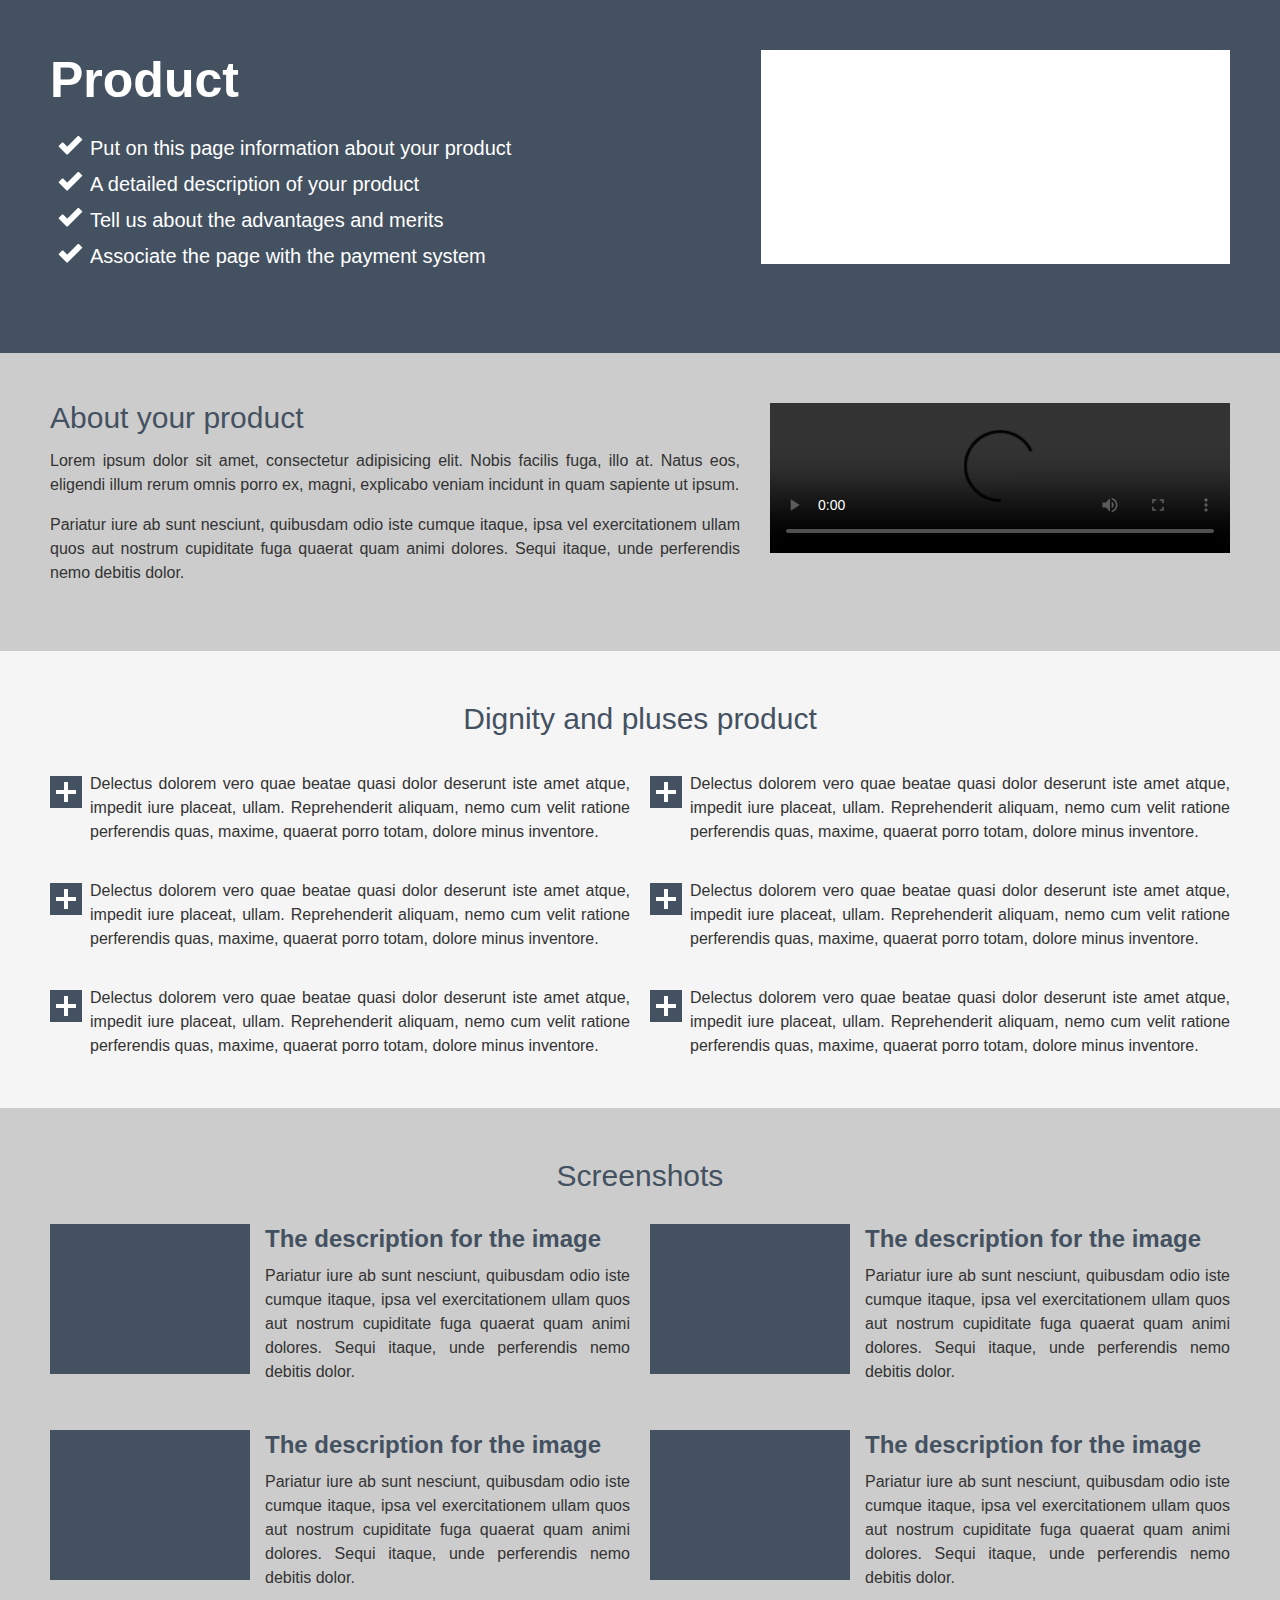
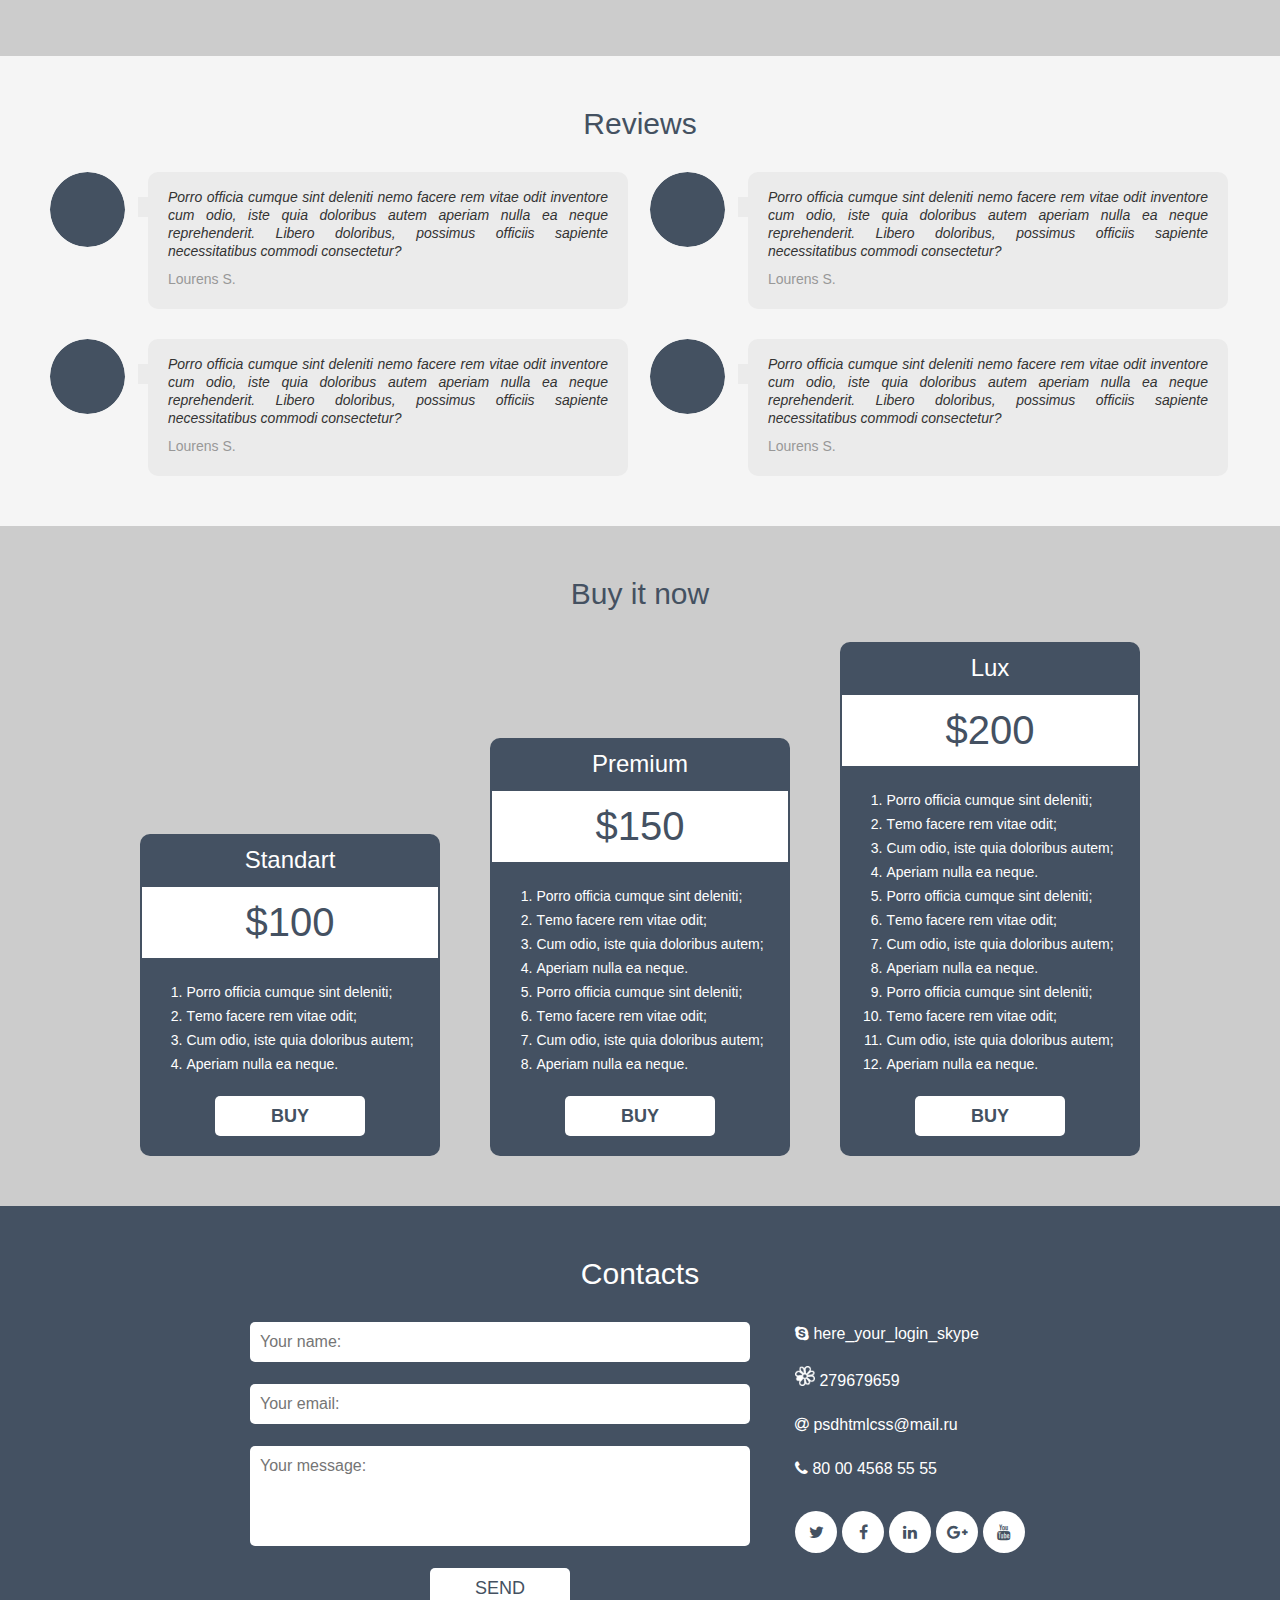
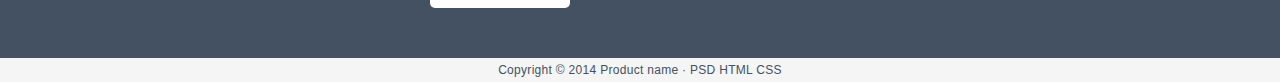
<file: Maket - 1/index.html>
<!DOCTYPE html>
<html lang="en">

<head>
    <meta charset="UTF-8">
    <meta name="viewport" content="width=device-width, initial-scale=1.0">
    <title>Product Page</title>
    <link rel="stylesheet" href="css/style.css">
    <link rel="stylesheet" href="https://maxcdn.bootstrapcdn.com/font-awesome/4.5.0/css/font-awesome.min.css">
</head>

<body>
    <div class="container">
        <main>
            <section class="product">
                <div class="wrapper_product-descript">
                    <h1 class="product-name">Product</h1>
                    <ul class="product-list">
                        <li>Put on this page information about your product</li>
                        <li>A detailed description of your product</li>
                        <li>Tell us about the advantages and merits</li>
                        <li>Associate the page with the payment system</li>
                    </ul>
                </div>
                <div class="head-img"></div>
            </section>

            <section class="about">
                <div class="wrapper_about-descript">
                    <h2 class="about-name">About your product</h2>
                    <p class="about-descript">Lorem ipsum dolor sit amet, consectetur adipisicing elit. Nobis facilis fuga, illo at. Natus eos, eligendi illum rerum omnis porro ex, magni, explicabo veniam incidunt in quam sapiente ut ipsum.</p>
                    <p class="about-descript">Pariatur iure ab sunt nesciunt, quibusdam odio iste cumque itaque, ipsa vel exercitationem ullam quos aut nostrum cupiditate fuga quaerat quam animi dolores. Sequi itaque, unde perferendis nemo debitis dolor.</p>
                </div>
                <video class="about-video" src="#" controls></video>
            </section>

            <section class="dignity">
                <h2 class="dignity-name">Dignity and pluses product</h2>
                <div class="wrapper_dignity-item">
                    <div class="dignity-item">Delectus dolorem vero quae beatae quasi dolor deserunt iste amet atque, impedit iure placeat, ullam. Reprehenderit aliquam, nemo cum velit ratione perferendis quas, maxime, quaerat porro totam, dolore minus inventore.
                    </div>
                    <div class="dignity-item">Delectus dolorem vero quae beatae quasi dolor deserunt iste amet atque, impedit iure placeat, ullam. Reprehenderit aliquam, nemo cum velit ratione perferendis quas, maxime, quaerat porro totam, dolore minus inventore.
                    </div>
                    <div class="dignity-item">Delectus dolorem vero quae beatae quasi dolor deserunt iste amet atque, impedit iure placeat, ullam. Reprehenderit aliquam, nemo cum velit ratione perferendis quas, maxime, quaerat porro totam, dolore minus inventore.
                    </div>
                    <div class="dignity-item">Delectus dolorem vero quae beatae quasi dolor deserunt iste amet atque, impedit iure placeat, ullam. Reprehenderit aliquam, nemo cum velit ratione perferendis quas, maxime, quaerat porro totam, dolore minus inventore.
                    </div>
                    <div class="dignity-item">Delectus dolorem vero quae beatae quasi dolor deserunt iste amet atque, impedit iure placeat, ullam. Reprehenderit aliquam, nemo cum velit ratione perferendis quas, maxime, quaerat porro totam, dolore minus inventore.
                    </div>
                    <div class="dignity-item">Delectus dolorem vero quae beatae quasi dolor deserunt iste amet atque, impedit iure placeat, ullam. Reprehenderit aliquam, nemo cum velit ratione perferendis quas, maxime, quaerat porro totam, dolore minus inventore.
                    </div>
                </div>
            </section>

            <section class="screenshots">
                <h2 class="screenshots-name">Screenshots</h2>
                <div class="wrapper_screenshots-item">
                    <div class="screenshots-item">
                        <img class="screenshots-item_img" src="img/screenshot.png" alt="">
                        <h3 class="screenshots-item_head">The description for the image</h3>
                        <p class="screenshots-item_decsript">Pariatur iure ab sunt nesciunt, quibusdam odio iste cumque itaque, ipsa vel exercitationem ullam quos aut nostrum cupiditate fuga quaerat quam animi dolores. Sequi itaque, unde perferendis nemo debitis dolor.</p>
                    </div>
                    <div class="screenshots-item">
                        <img class="screenshots-item_img" src="img/screenshot.png" alt="">
                        <h3 class="screenshots-item_head">The description for the image</h3>
                        <p class="screenshots-item_decsript">Pariatur iure ab sunt nesciunt, quibusdam odio iste cumque itaque, ipsa vel exercitationem ullam quos aut nostrum cupiditate fuga quaerat quam animi dolores. Sequi itaque, unde perferendis nemo debitis dolor.</p>
                    </div>
                    <div class="screenshots-item">
                        <img class="screenshots-item_img" src="img/screenshot.png" alt="">
                        <h3 class="screenshots-item_head">The description for the image</h3>
                        <p class="screenshots-item_decsript">Pariatur iure ab sunt nesciunt, quibusdam odio iste cumque itaque, ipsa vel exercitationem ullam quos aut nostrum cupiditate fuga quaerat quam animi dolores. Sequi itaque, unde perferendis nemo debitis dolor.</p>
                    </div>
                    <div class="screenshots-item">
                        <img class="screenshots-item_img" src="img/screenshot.png" alt="">
                        <h3 class="screenshots-item_head">The description for the image</h3>
                        <p class="screenshots-item_decsript">Pariatur iure ab sunt nesciunt, quibusdam odio iste cumque itaque, ipsa vel exercitationem ullam quos aut nostrum cupiditate fuga quaerat quam animi dolores. Sequi itaque, unde perferendis nemo debitis dolor.</p>
                    </div>
                </div>
            </section>

            <section class="reviews">
                <h2 class="reviews-name">Reviews</h2>
                <div class="wrapper_reviews-item">
                    <div class="reviews-item">
                        <div class="reviews-item_img"></div>
                        <div class="reviews-item_descript">
                            <p class="reviews-item_text">Porro officia cumque sint deleniti nemo facere rem vitae odit inventore cum odio, iste quia doloribus autem aperiam nulla ea neque reprehenderit. Libero doloribus, possimus officiis sapiente necessitatibus commodi consectetur?</p>
                            <span class="reviews-item_author">Lourens S.</span>
                        </div>
                    </div>
                    <div class="reviews-item">
                        <div class="reviews-item_img"></div>
                        <div class="reviews-item_descript">
                            <p class="reviews-item_text">Porro officia cumque sint deleniti nemo facere rem vitae odit inventore cum odio, iste quia doloribus autem aperiam nulla ea neque reprehenderit. Libero doloribus, possimus officiis sapiente necessitatibus commodi consectetur?</p>
                            <span class="reviews-item_author">Lourens S.</span>
                        </div>
                    </div>
                    <div class="reviews-item">
                        <div class="reviews-item_img"></div>
                        <div class="reviews-item_descript">
                            <p class="reviews-item_text">Porro officia cumque sint deleniti nemo facere rem vitae odit inventore cum odio, iste quia doloribus autem aperiam nulla ea neque reprehenderit. Libero doloribus, possimus officiis sapiente necessitatibus commodi consectetur?</p>
                            <span class="reviews-item_author">Lourens S.</span>
                        </div>
                    </div>
                    <div class="reviews-item">
                        <div class="reviews-item_img"></div>
                        <div class="reviews-item_descript">
                            <p class="reviews-item_text">Porro officia cumque sint deleniti nemo facere rem vitae odit inventore cum odio, iste quia doloribus autem aperiam nulla ea neque reprehenderit. Libero doloribus, possimus officiis sapiente necessitatibus commodi consectetur?</p>
                            <span class="reviews-item_author">Lourens S.</span>
                        </div>
                    </div>
                </div>
            </section>

            <section class="buy">
                <h2 class="buy-name">Buy it now</h2>
                <div class="wrapper_buy-item">
                    <section class="buy-item">
                        <h3 class="buy-item_head">Standart</h3>
                        <div class="buy-item_price">$100</div>
                        <ol class="buy-item_descript">
                            <li>Porro officia cumque sint deleniti;</li>
                            <li>Тemo facere rem vitae odit;</li>
                            <li>Cum odio, iste quia doloribus autem;</li>
                            <li>Aperiam nulla ea neque.</li>
                        </ol>
                        <button class="buy-item_btn">BUY</button>
                    </section>
                    <section class="buy-item">
                        <h3 class="buy-item_head">Premium</h3>
                        <div class="buy-item_price">$150</div>
                        <ol class="buy-item_descript">
                            <li>Porro officia cumque sint deleniti;</li>
                            <li>Тemo facere rem vitae odit;</li>
                            <li>Cum odio, iste quia doloribus autem;</li>
                            <li>Aperiam nulla ea neque.</li>
                            <li>Porro officia cumque sint deleniti;</li>
                            <li>Тemo facere rem vitae odit;</li>
                            <li>Cum odio, iste quia doloribus autem;</li>
                            <li>Aperiam nulla ea neque.</li>
                        </ol>
                        <button class="buy-item_btn">BUY</button>
                    </section>
                    <section class="buy-item">
                        <h3 class="buy-item_head">Lux</h3>
                        <div class="buy-item_price">$200</div>
                        <ol class="buy-item_descript">
                            <li>Porro officia cumque sint deleniti;</li>
                            <li>Тemo facere rem vitae odit;</li>
                            <li>Cum odio, iste quia doloribus autem;</li>
                            <li>Aperiam nulla ea neque.</li>
                            <li>Porro officia cumque sint deleniti;</li>
                            <li>Тemo facere rem vitae odit;</li>
                            <li>Cum odio, iste quia doloribus autem;</li>
                            <li>Aperiam nulla ea neque.</li>
                            <li>Porro officia cumque sint deleniti;</li>
                            <li>Тemo facere rem vitae odit;</li>
                            <li>Cum odio, iste quia doloribus autem;</li>
                            <li>Aperiam nulla ea neque.</li>
                        </ol>
                        <button class="buy-item_btn">BUY</button>
                    </section>
                </div>
            </section>
        </main>
        <footer>

            <section class="contacts">
                <h2 class="contacts-name">Contacts</h2>
                <div class="wrapper_contacts">
                    <form class="contacts-form-content" name="contacts-form">
                        <input type="text" name="formGetName" placeholder="Your name:" pattern="^([A-Za-zА-Яа-я ]+)$">
                        <input type="email" name="formGetEmail" placeholder="Your email:" pattern="^([A-Za-z0-9\.-]+)(@)([A-Za-z0-9\.-]+)(\.)([A-Za-z0-9\.-]{2,})$">
                        <textarea name="formGetComment" placeholder="Your message:"></textarea>
                        <input type="submit" value="SEND">
                    </form>
                    <div class="social">
                        <address class="social_item"><i class="fa fa-skype" aria-hidden="true"></i> here_your_login_skype</address>
                        <address class="social_item"><img src="img/icq.png" style="width: 20px;" alt="icq"> 279679659</address>
                        <address class="social_item"><i class="fa fa-at" aria-hidden="true"></i> psdhtmlcss@mail.ru</address>
                        <address class="social_item"><i class="fa fa-phone" aria-hidden="true"></i> 80 00 4568 55 55</address>
                        <ul class="social_icons">
                            <li>
                                <a href="#"><i class="fa fa-twitter" aria-hidden="true"></i></a>
                            </li>
                            <li>
                                <a href="#"><i class="fa fa-facebook" aria-hidden="true"></i></a>
                            </li>
                            <li>
                                <a href="#"><i class="fa fa-linkedin" aria-hidden="true"></i></a>
                            </li>
                            <li>
                                <a href="#"><i class="fa fa-google-plus" aria-hidden="true"></i></a>
                            </li>
                            <li>
                                <a href="#"><i class="fa fa-youtube" aria-hidden="true"></i></a>
                            </li>
                        </ul>
                    </div>
                </div>
            </section>
            <p class="footer-copyright">Copyright &copy; 2014 Product name · PSD HTML CSS</p>
        </footer>
    </div>
</body>

</html>
</file>
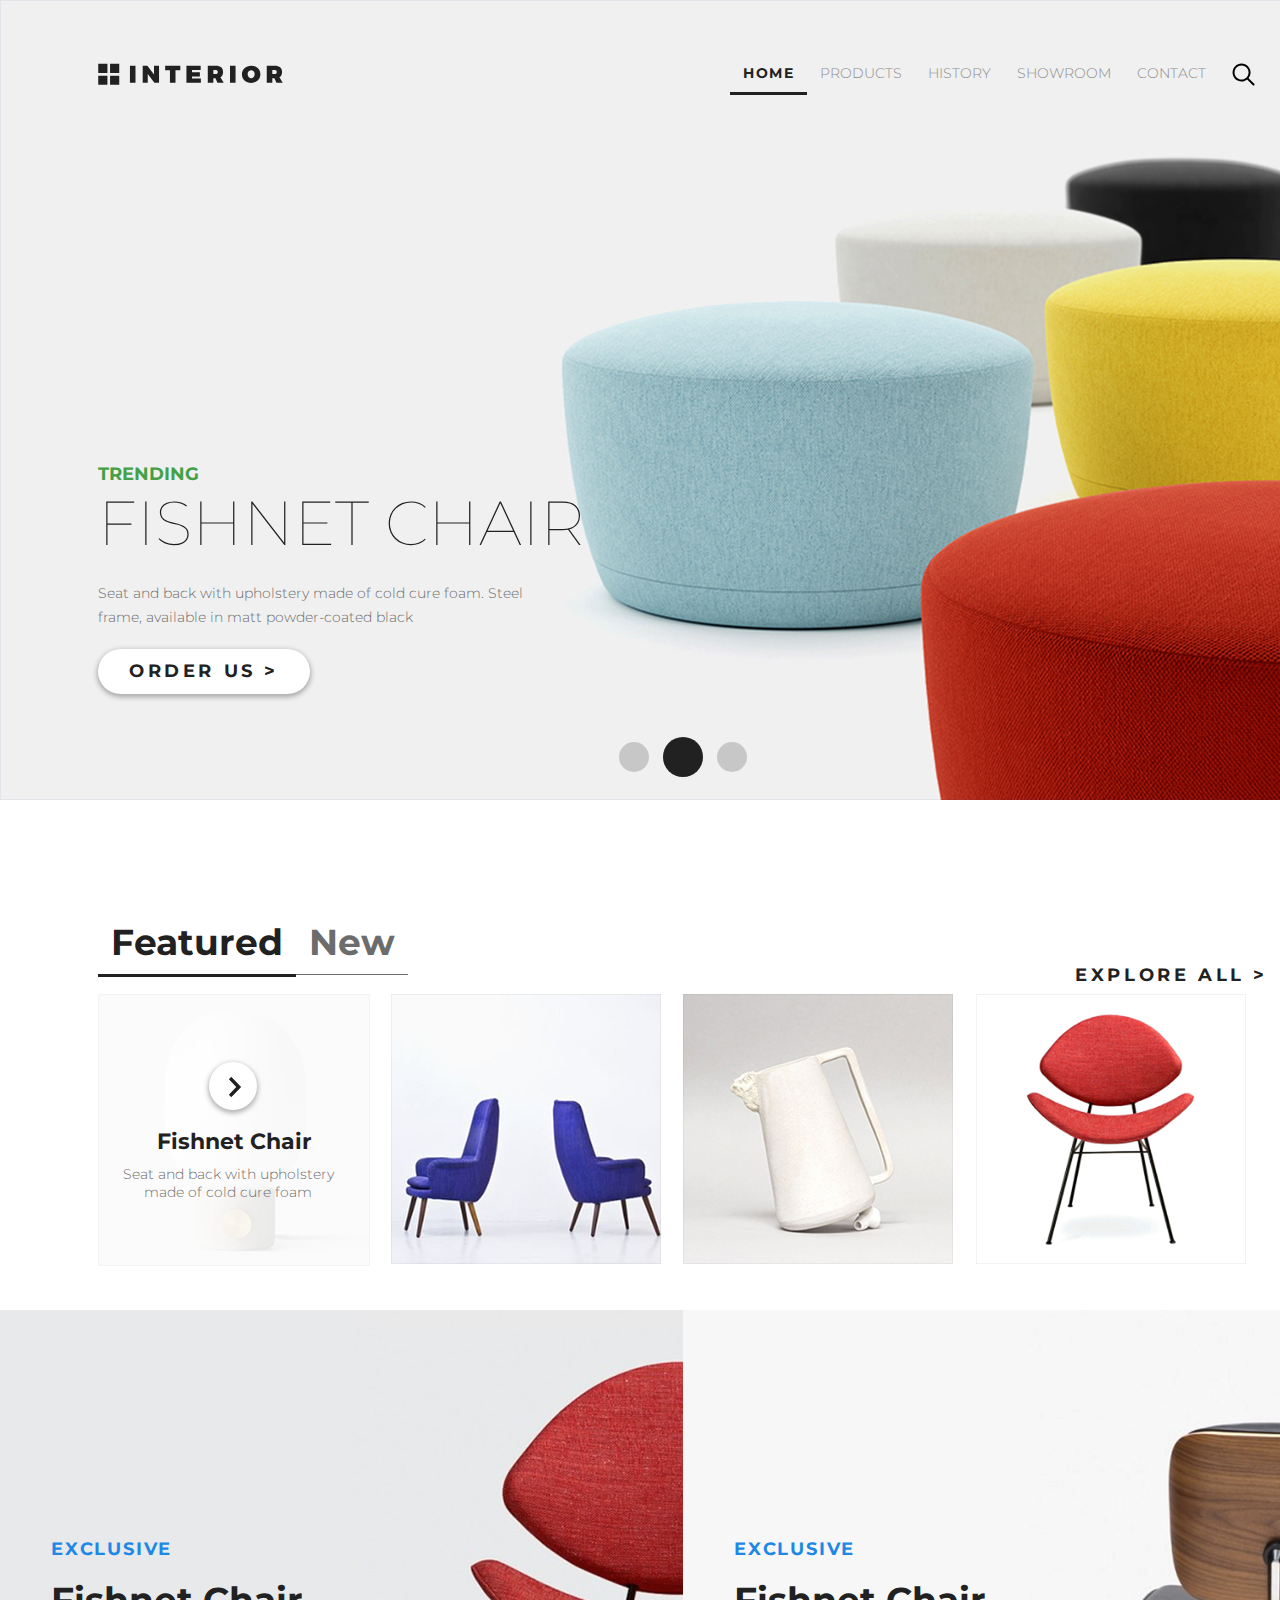
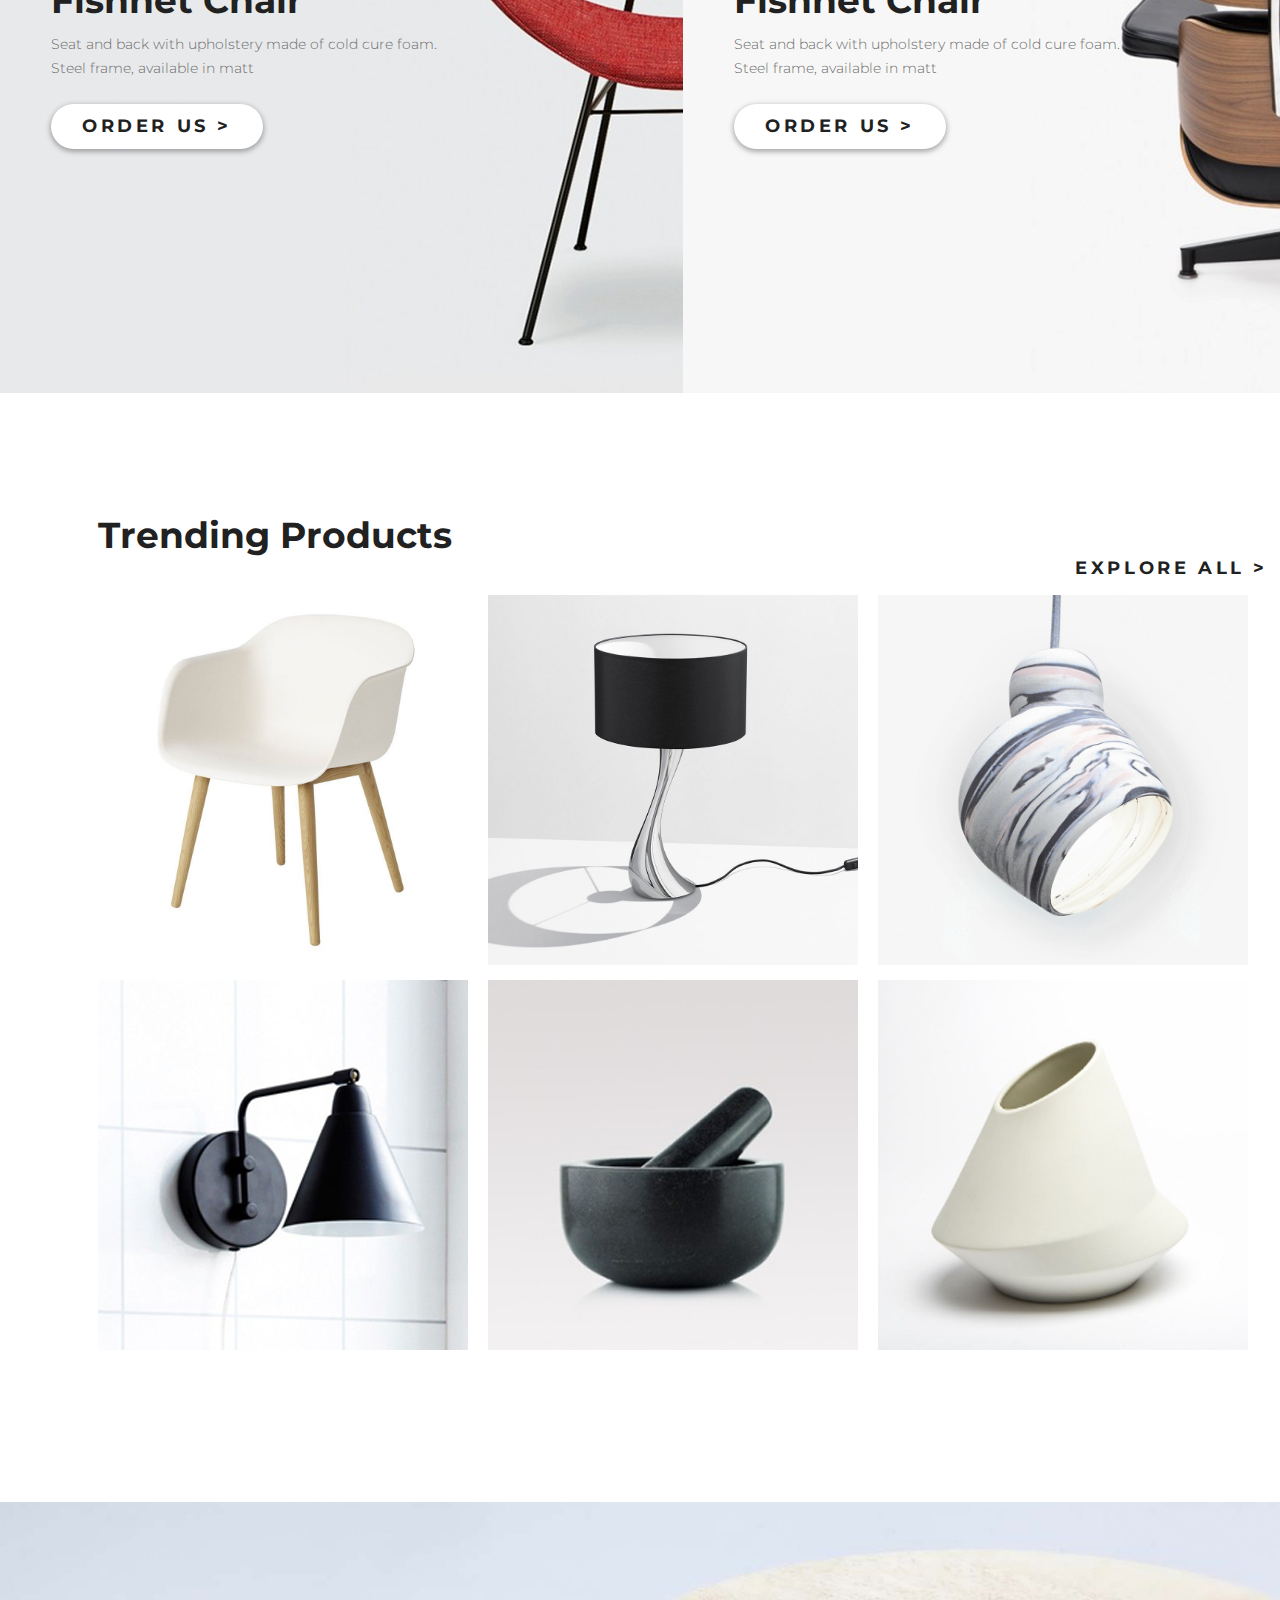
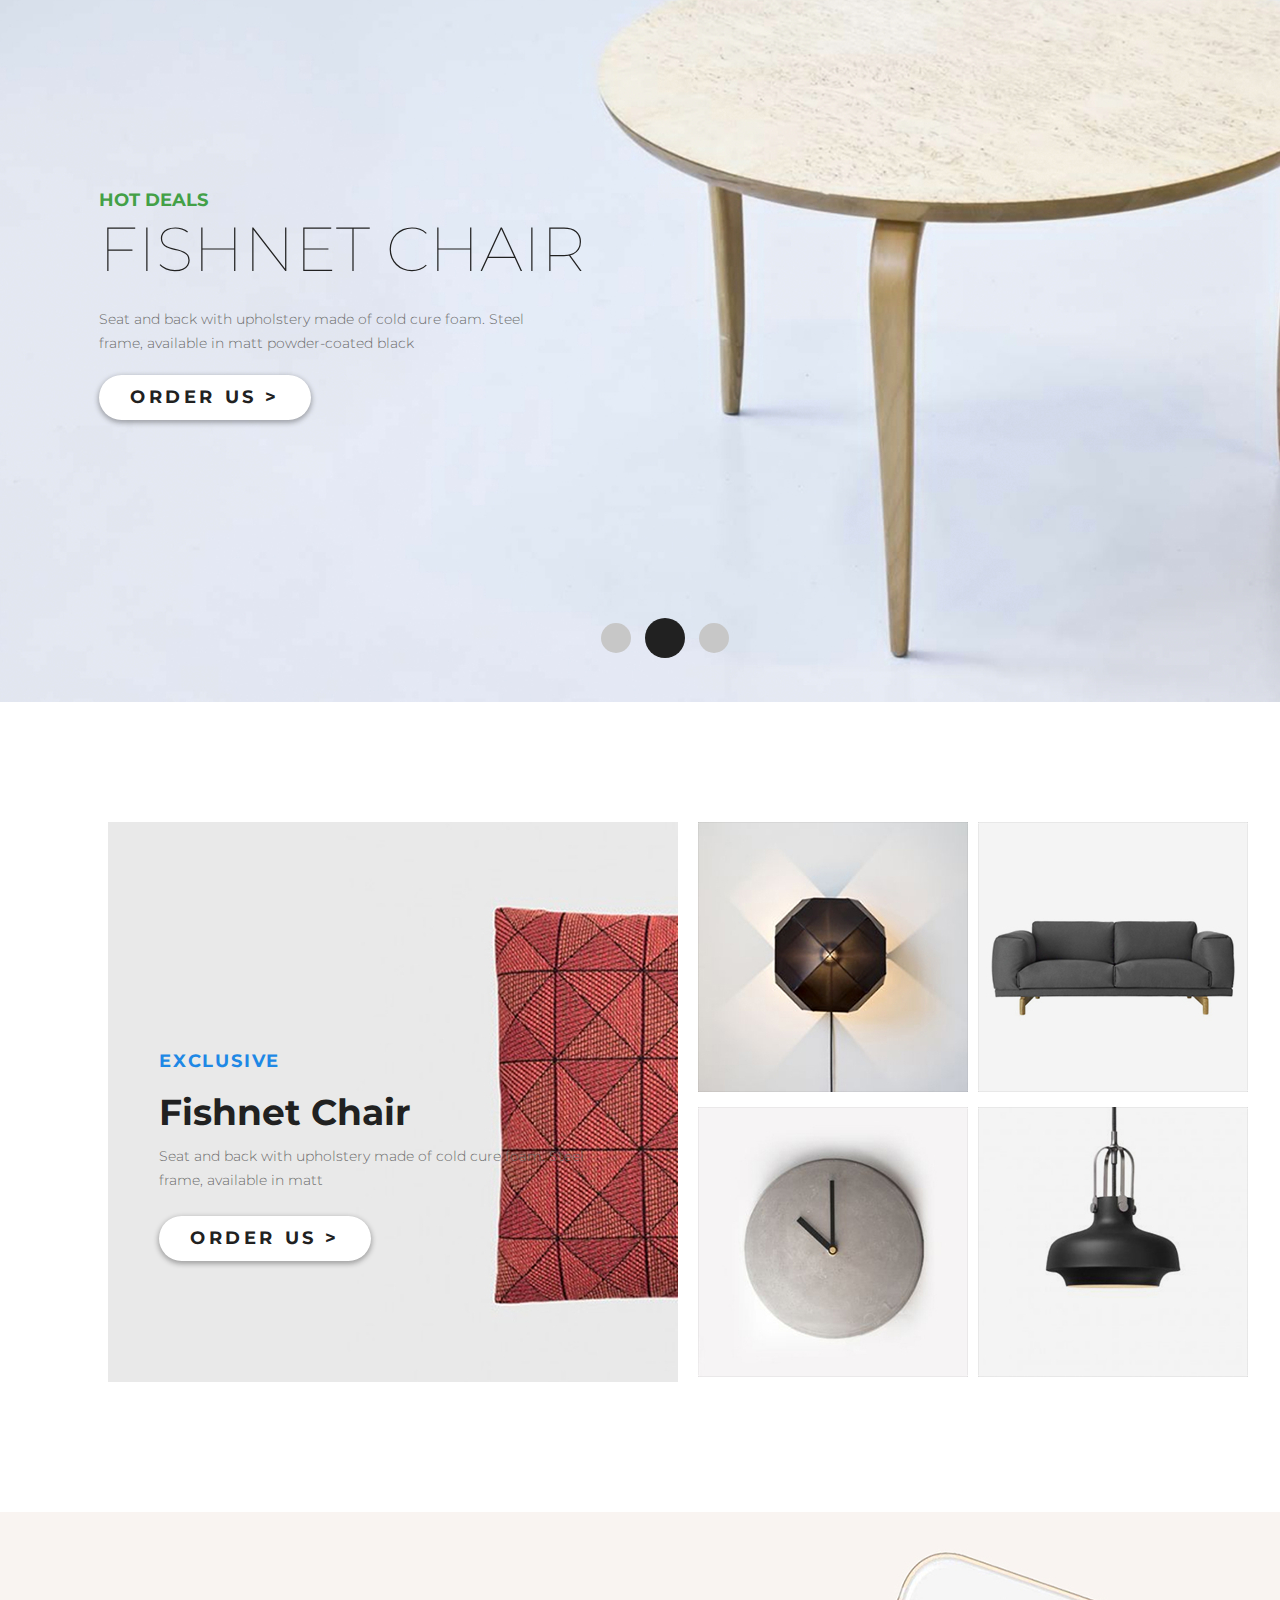
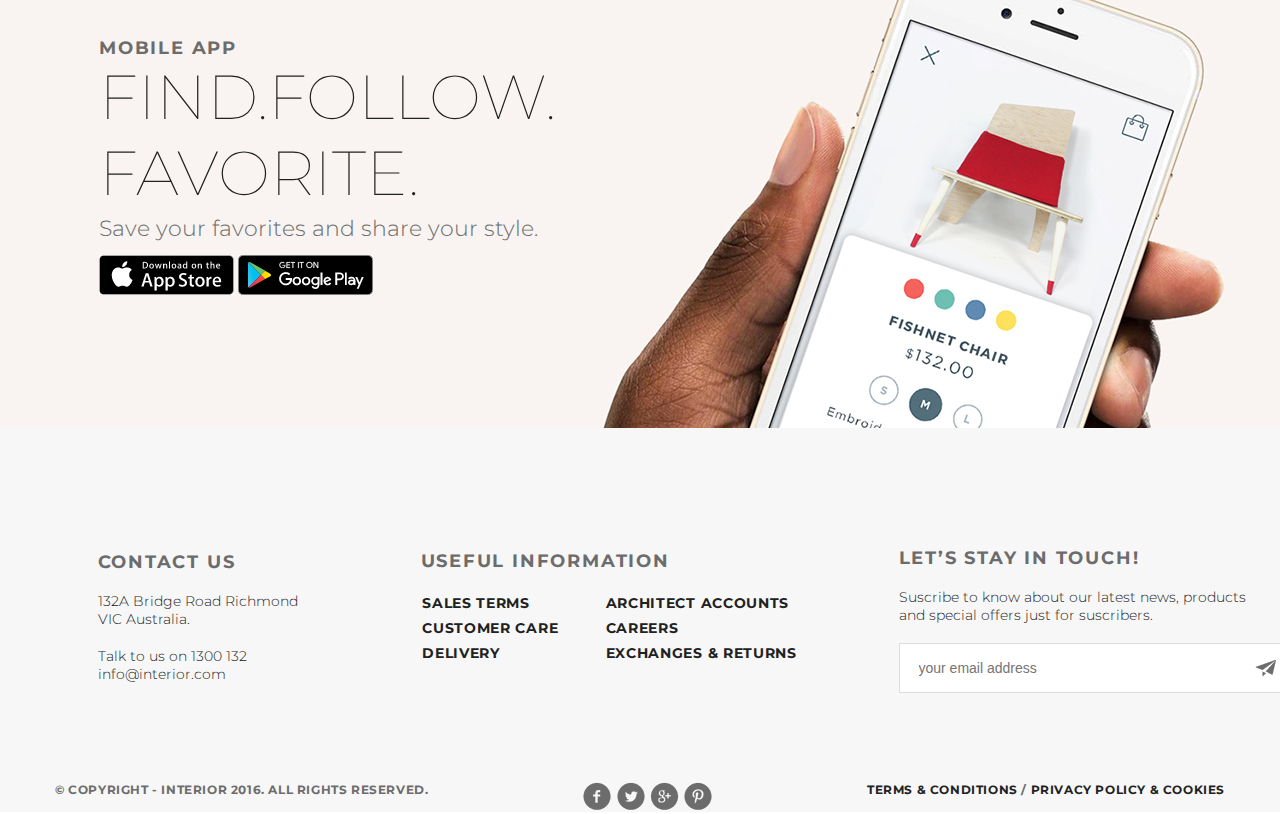
<file: Maket - Chairs/index.html>
<!DOCTYPE html>
<html lang="en">
<head>
    <meta charset="UTF-8">
    <meta name="viewport" content="width=device-width, initial-scale=1.0">
    <meta http-equiv="X-UA-Compatible" content="ie=edge">
    <link href="https://fonts.googleapis.com/css?family=Montserrat:100,300,400,700&display=swap" rel="stylesheet">
    <link rel="stylesheet" href="style.css">
    <title>FISHNET Chair</title>
</head>
<body>
    <section>
        <div class="slider padding-page">
                <div class="header clearfix">
                    <a href="#"><img src="./img/logo.svg" alt="Fishnet Chair"></a>
                    <ul class="menu clearfix">
                    <li class="menu-list"><a href="./index.html" class="menu-link menu-link-active">HOME</a></li>    
                    <li class="menu-list"><a href="./products.html" class="menu-link">PRODUCTS</a></li>    
                    <li class="menu-list"><a href="#" class="menu-link">HISTORY</a></li>     
                    <li class="menu-list"><a href="#" class="menu-link">SHOWROOM</a></li>     
                    <li class="menu-list"><a href="./contacts.html" class="menu-link">CONTACT</a></li>
                    <li class="menu-list"><a href="#" class="menu-link"><img src="./img/search.svg" alt="Search"></a></li>
                    </ul>
                </div>
                <div class="slider-text">
                    <p class="slider-trending">TRENDING</p>
                    <h2 class="slider-h2">Fishnet Chair</h2>
                    <p class="slider-content">Seat and back with upholstery made of cold cure foam. Steel frame, available in matt powder-coated black</p>
                    <a href="#" class="button">Order Us ></a>
                </div>
                <div class="slider-navigation">
                    <a href="#" class="circle"></a>
                    <a href="#" class="circle circle-active"></a>
                    <a href="#" class="circle"></a>
                </div>
        </div>
     </section>

     <div class="featured-product clearfix">
        <ul class="featured-menu clearfix">
            <li class="featured-menu-list"><a href="#" class="featured-menu-link featured-menu-link-active">Featured</a></li>
            <li class="featured-menu-list"><a href="#" class="featured-menu-link">New</a></li>
        </ul>
        <a href="./products.html" class="explore-all">explore all ></a>

        <div class="featured-content">
            <div class="featured-content-list featured-content-list-active">
                <a href="#" class="featured-content-link"><img src="./img/featured/product-1.jpg" alt="Chair" class = "featured-img-active"></a>
                <div class="featured-circle"><img src="./img/featured/arrow.svg" alt="Arrow" class = "featured-circle-img"></div>
                <p class = "featured-name">Fishnet Chair</p>
                <p class="featured-detail">Seat and back with upholstery made of cold cure foam</p>
            </div>
            <div class="featured-content-list"><a href="#" class="featured-content-link"><img src="./img/featured/product-2.jpg" alt="Chair"></a></div>
            <div class="featured-content-list"><a href="#" class="featured-content-link"><img src="./img/featured/product-3.jpg" alt="Chair"></a></div>
            <div class="featured-content-list"><a href="#" class="featured-content-link"><img src="./img/featured/product-4.jpg" alt="Chair"></a></div>
        </div>
     </div>

     <div class="promo clearfix">
        <div class="promo-1">
            <p class="promo-exclusive">EXCLUSIVE</p>
            <h4 class="promo-h4">Fishnet Chair</h4>
            <p class="promo-content">Seat and back with upholstery made of cold cure foam. Steel frame, available in matt</p>
            <a href="#" class="button promo-button">Order Us ></a>
        </div>
        <div class="promo-2">
                <p class="promo-exclusive">EXCLUSIVE</p>
                <h4 class="promo-h4">Fishnet Chair</h4>
                <p class="promo-content">Seat and back with upholstery made of cold cure foam. Steel frame, available in matt</p>
                <a href="#" class="button promo-button">Order Us ></a>
        </div>
     </div>

     <div class="trending-products clearfix">
            <h4 class = "trending-h4">Trending Products</h4>
            <a href="./products.html" class="explore-all">explore all ></a>
        <div class="trending-product-container">
            <div class="trending-products-img"><a href="#"><img src="./img/trending/product-21.jpg" alt="Product"></a></div>
            <div class="trending-products-img"><a href="#"><img src="./img/trending/product-31.jpg" alt="Product"></a></div>
            <div class="trending-products-img"><a href="#"><img src="./img/trending/product-11.jpg" alt="Product"></a></div>
            <div class="trending-products-img"><a href="#"><img src="./img/trending/product-41.jpg" alt="Product"></a></div>
            <div class="trending-products-img"><a href="#"><img src="./img/trending/product-5.jpg" alt="Product"></a></div>
            <div class="trending-products-img"><a href="#"><img src="./img/trending/product-6.jpg" alt="Product"></a></div>
        </div>
    </div>
        
        <div class="hot-deals clearfix">
            <div class="slider-hot-deals-text">
                <p class="slider-trending">HOT DEALS</p>
                <h2 class="slider-h2">Fishnet Chair</h2>
                <p class="slider-content">Seat and back with upholstery made of cold cure foam. Steel frame, available in matt powder-coated black</p>
                <a href="#" class="button">Order Us ></a>
            </div>
            <div class="slider-hot-deals-navigation">
                <a href="#" class="circle"></a>
                <a href="#" class="circle circle-active"></a>
                <a href="#" class="circle"></a>
            </div>
        </div>

        <div class="exclusive-products">
            <div class="exclusive-1">
                    <p class="exclusive-exclusive">EXCLUSIVE</p>
                    <h4 class="exclusive-h4">Fishnet Chair</h4>
                    <p class="exclusive-content">Seat and back with upholstery made of cold cure foam. Steel frame, available in matt</p>
                    <a href="#" class="button promo-button">Order Us ></a>
            </div>
            <div class="exclusive-products-img">
                    <div class="exclusive-img exclusive-img-2"><a href=""><img src="./img/exclusive-product/product-2-sm.jpg" alt=""></a></div>
                    <div class="exclusive-img exclusive-img-3"><a href=""><img src="./img/exclusive-product/product-3-sm.jpg" alt=""></a></div>
                    <div class="exclusive-img exclusive-img-4"><a href=""><img src="./img/exclusive-product/product-4-sm.jpg" alt=""></a></div>
                    <div class="exclusive-img exclusive-img-5"><a href=""><img src="./img/exclusive-product/product-5-sm.jpg" alt=""></a></div>
            </div>
        </div>

        <div class="mobile">
            <div class="mobile-text">
                    <p class="mobile-app">MOBILE APP</p>
                    <h2 class="mobile-h2">Find.Follow. Favorite.</h2>
                    <p class="mobile-content">Save your favorites and share your style.</p>
                    <a href="#"><img src="./img/mobile/app-store.jpg" alt="AppStore" class="apple-button"></a> <a href="#"><img src="./img/mobile/google-play.jpg" alt="Google Play" class="google-button"></a>
            </div>
        </div>

        <footer>
            <div class="contact-us">
                <h4 class="contact-h4">Contact Us</h4><br>
                <p class="contact-links">132A Bridge Road Richmond VIC Australia.</p><br>  
                <p class="contact-links">Talk to us on 1300 132 info@interior.com</p>
            </div>

            <div class="information">
                <h4 class="information-h4">Useful Information</h4><br>
                <div class="info-block">
                    <ul class="information-1">
                                <li><a href="#">Sales terms</a></li>
                                <li><a href="#">Customer care</a></li>
                                <li><a href="#">Delivery</a></li>
                    </ul>
                    <ul class="information-2">
                                <li><a href="#">Architect accounts</a></li>
                                <li><a href="#">Careers</a></li>
                                <li><a href="#">Exchanges & returns</a></li>
                </ul>
            </div>
            </div>

            <div class="subscribe">
                <h4 class="subscribe-h4">Let’s Stay in Touch!</h4><br>
                <p class="subscribe-text">Suscribe to know about our latest news, products and special offers just for suscribers.</p><br>
                <input type="email" name="email" id="email-input" placeholder="your email address" src="./img/footer/send.jpg">
            </div>
        </footer>
            <div class="copyright">
                <p class="copyright-text">© Copyright - INTERIOR 2016. All Rights Reserved.</p>
                <a href="#"><img src="./img/footer/social-links.png" alt="Social Links" class="social-links"></a>
                <p class="terms"><a href="#">Terms & Conditions</a>  /  <a href="#">Privacy policy & Cookies</a></p>
            </div>
  
</body>
</html>
</file>
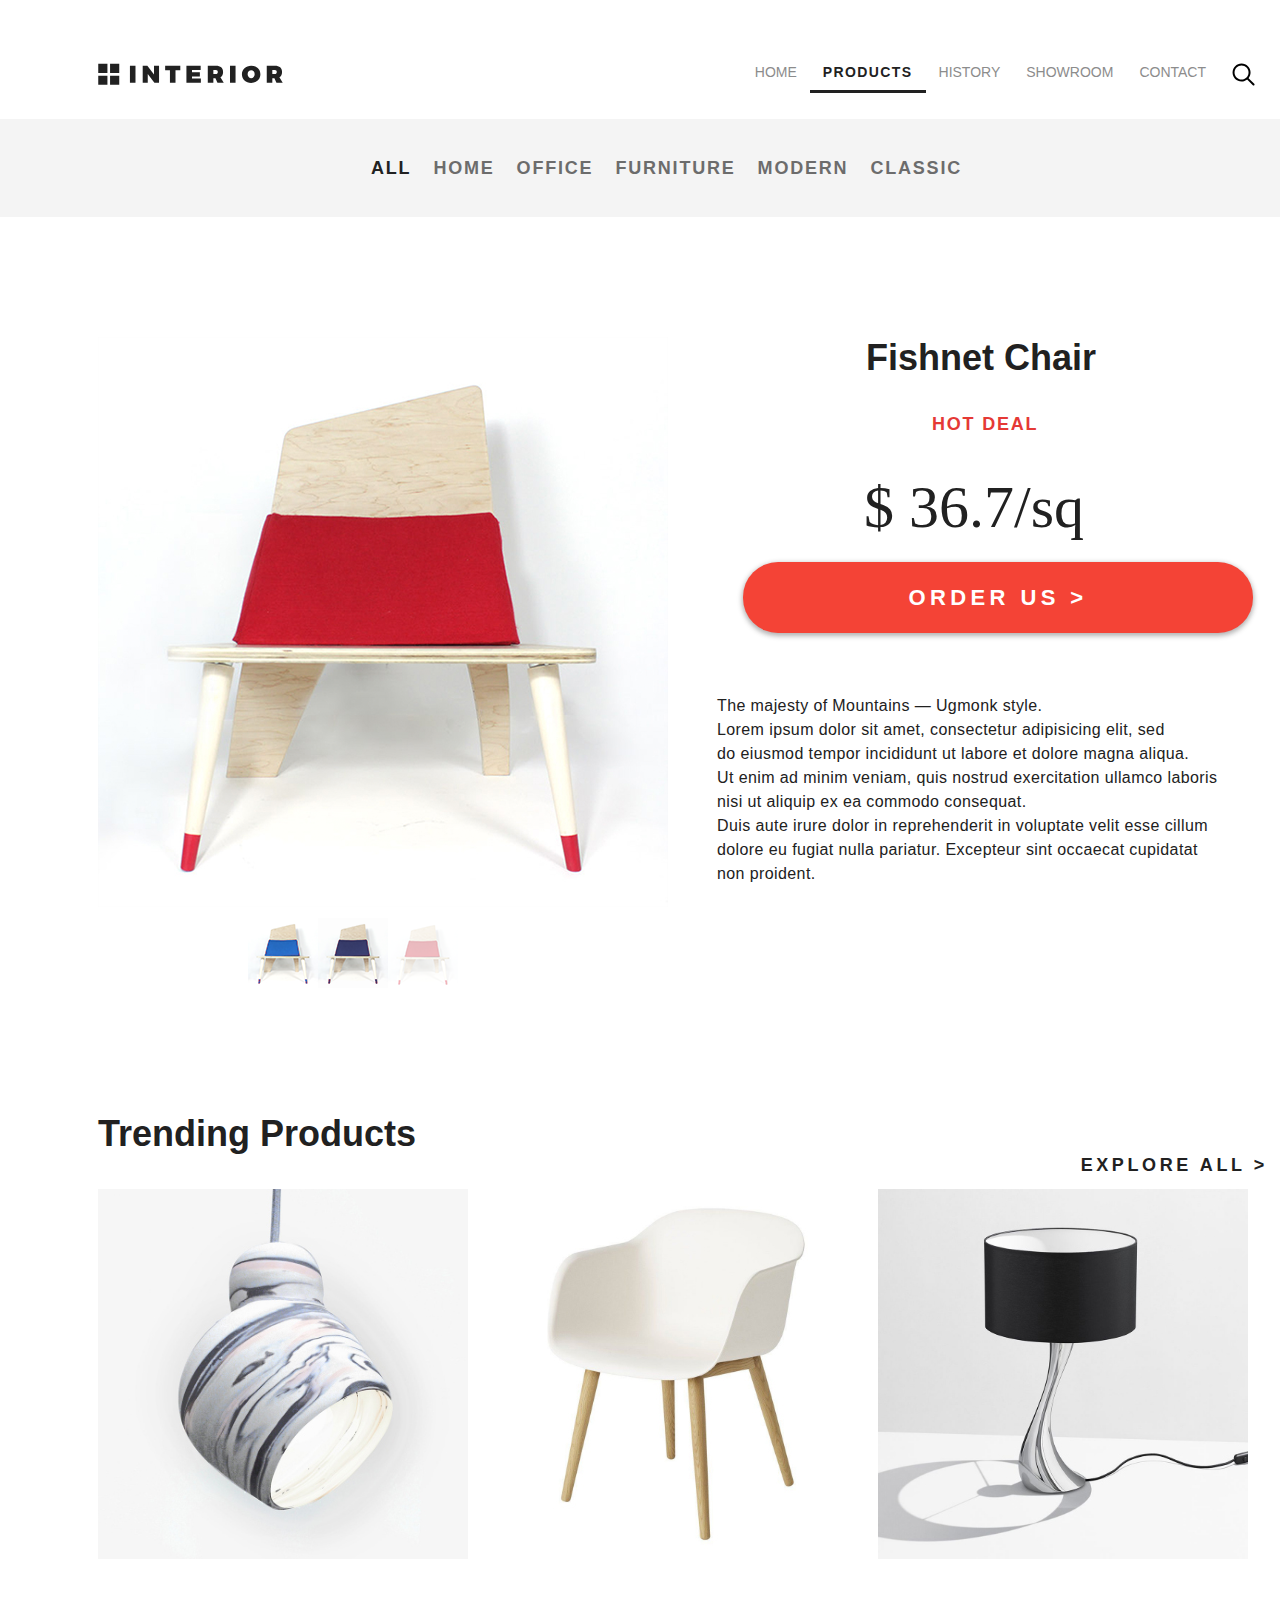
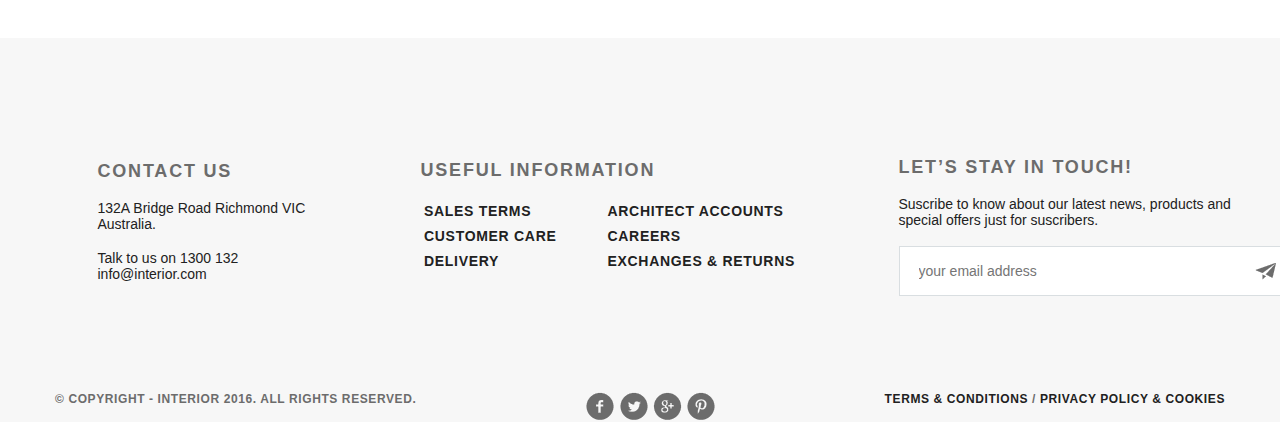
<file: Maket - Chairs/product-page.html>
<!DOCTYPE html>
<html lang="en">
<head>
    <meta charset="UTF-8">
    <meta name="viewport" content="width=device-width, initial-scale=1.0">
    <meta http-equiv="X-UA-Compatible" content="ie=edge">
    <link rel="stylesheet" href="product-page.css">
    <title>Product</title>
</head>
<body>
    
    <section>
        <div class="slider padding-page">
            <div class="header clearfix">
                <a href="#"><img src="./img/logo.svg" alt="Fishnet Chair"></a>
                <ul class="menu clearfix">
                <li class="menu-list"><a href="./index.html" class="menu-link">HOME</a></li>    
                <li class="menu-list"><a href="./products.html" class="menu-link menu-link-active">PRODUCTS</a></li>    
                <li class="menu-list"><a href="#" class="menu-link">HISTORY</a></li>     
                <li class="menu-list"><a href="#" class="menu-link">SHOWROOM</a></li>     
                <li class="menu-list"><a href="./contacts.html" class="menu-link">CONTACT</a></li>
                <li class="menu-list"><a href="#" class="menu-link"><img src="./img/search.svg" alt="Search"></a></li>
                </ul>
            </div>
        </div>
    </section>

    <div class="second-menu">
        <ul class="second-menu-2 clearfix">
            <li class="second-menu-list"><a href="#" class="second-menu-link-active">ALL</a></li>
            <li class="second-menu-list"><a href="#" class="second-menu-link">HOME</a></li>
            <li class="second-menu-list"><a href="#" class="second-menu-link">OFFICE</a></li>
            <li class="second-menu-list"><a href="#" class="second-menu-link">FURNITURE</a></li>
            <li class="second-menu-list"><a href="#" class="second-menu-link">MODERN</a></li>
            <li class="second-menu-list"><a href="#" class="second-menu-link">CLASSIC</a></li>
        </ul>
    </div>

    <div class="explore-product">
        <div class="explore-product-main"></div>
        <div class="explore-product-text">
            <h2 class="explore-product-text-h2">Fishnet Chair</h2>
            <h3 class="explore-product-text-h3">Hot Deal</h3>
            <p class="explore-product-price">$ 36.7/sq</p>
            <a href="#" class="product-button">Order Us ></a>
            <p class="explore-product-text-description">The majesty of&nbsp;Mountains&nbsp;— Ugmonk style. <br>
                                Lorem ipsum dolor sit amet, consectetur adipisicing elit, sed do&nbsp;eiusmod tempor incididunt ut&nbsp;labore
                                 et&nbsp;dolore magna aliqua. Ut&nbsp;enim ad&nbsp;minim veniam, quis nostrud exercitation ullamco laboris nisi ut&nbsp;aliquip ex&nbsp;ea&nbsp;commodo consequat. <br>
                                Duis aute irure dolor in&nbsp;reprehenderit in&nbsp;voluptate velit esse cillum dolore eu&nbsp;fugiat nulla pariatur. Excepteur sint occaecat cupidatat non&nbsp;proident.</p>
        </div>
        <div class="choose-product">
            <a href="#" class="choose-product-link"><img src="./img/product-page/controll.png" alt="Choose product"></a>
            <a href="#" class="choose-product-link"><img src="./img/product-page/controll11.png" alt="Choose product"></a>
            <a href="#" class="choose-product-link"><img src="./img/product-page/controll2.png" alt="Choose product"></a>
        </div>
    </div>

    <div class="trending-products clearfix">
        <h4 class = "trending-h4">Trending Products</h4>
        <a href="./products.html" class="explore-all">explore all ></a>
    <div class="trending-product-container">
        <div class="trending-products-img"><a href="#"><img src="./img/product-page/product-11.png" alt="Product"></a></div>
        <div class="trending-products-img"><a href="#"><img src="./img/product-page/product-21.png" alt="Product"></a></div>
        <div class="trending-products-img"><a href="#"><img src="./img/product-page/product-31.png" alt="Product"></a></div>
    </div>
    </div>

    <footer>
        <div class="contact-us">
            <h4 class="contact-h4">Contact Us</h4><br>
            <p class="contact-links">132A Bridge Road Richmond VIC Australia.</p><br>  
            <p class="contact-links">Talk to us on 1300 132 info@interior.com</p>
        </div>

        <div class="information">
            <h4 class="information-h4">Useful Information</h4><br>
            <div class="info-block">
                <ul class="information-1">
                    <li><a href="#">Sales terms</a></li>
                    <li><a href="#">Customer care</a></li>
                    <li><a href="#">Delivery</a></li>
                </ul>
                <ul class="information-2">
                    <li><a href="#">Architect accounts</a></li>
                    <li><a href="#">Careers</a></li>
                    <li><a href="#">Exchanges & returns</a></li>
                </ul>
        </div>
        </div>

        <div class="subscribe">
            <h4 class="subscribe-h4">Let’s Stay in Touch!</h4><br>
            <p class="subscribe-text">Suscribe to know about our latest news, products and special offers just for suscribers.</p><br>
            <input type="email" name="email" id="email-input" placeholder="your email address" src="./img/footer/send.jpg">
        </div>
    </footer>
        <div class="copyright">
            <p class="copyright-text">© Copyright - INTERIOR 2016. All Rights Reserved.</p>
            <a href="#"><img src="./img/footer/social-links.png" alt="Social Links" class="social-links"></a>
            <p class="terms"><a href="#">Terms & Conditions</a>  /  <a href="#">Privacy policy & Cookies</a></p>
        </div>
</body>
</html>
</file>
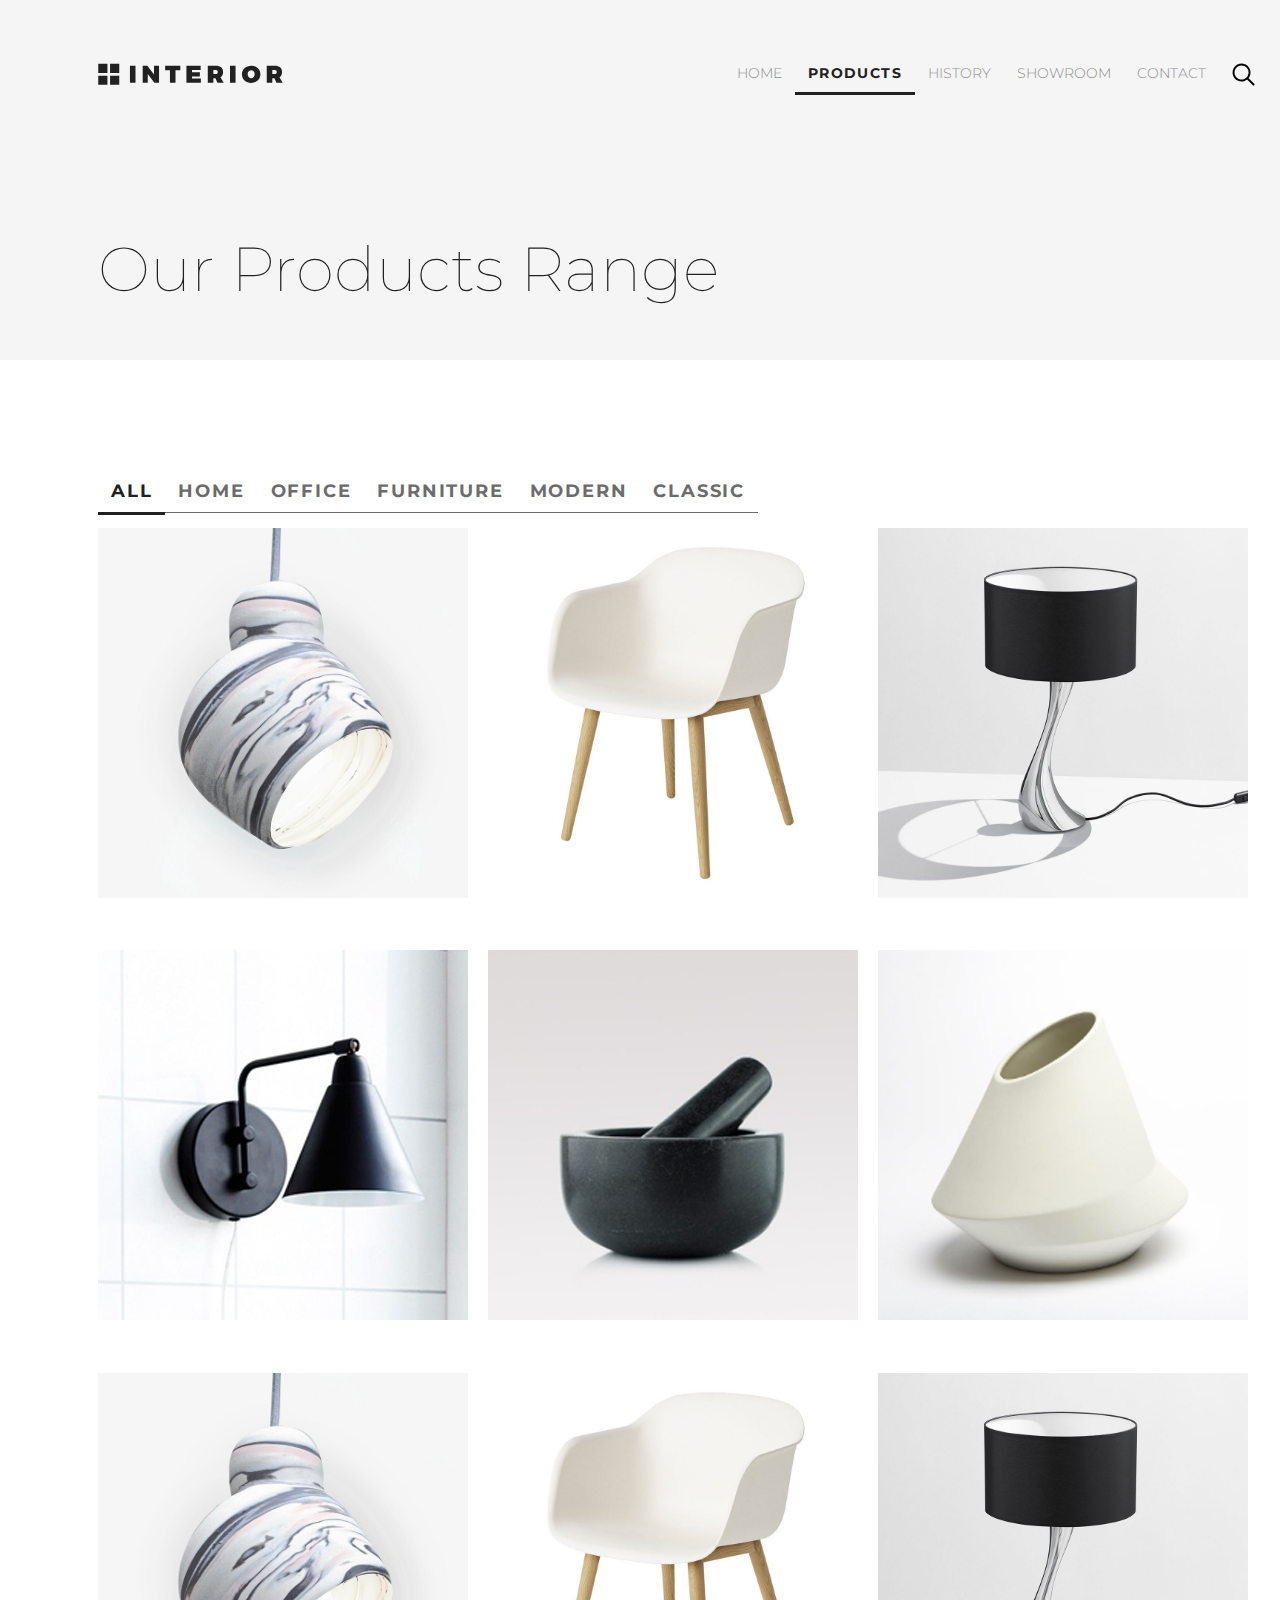
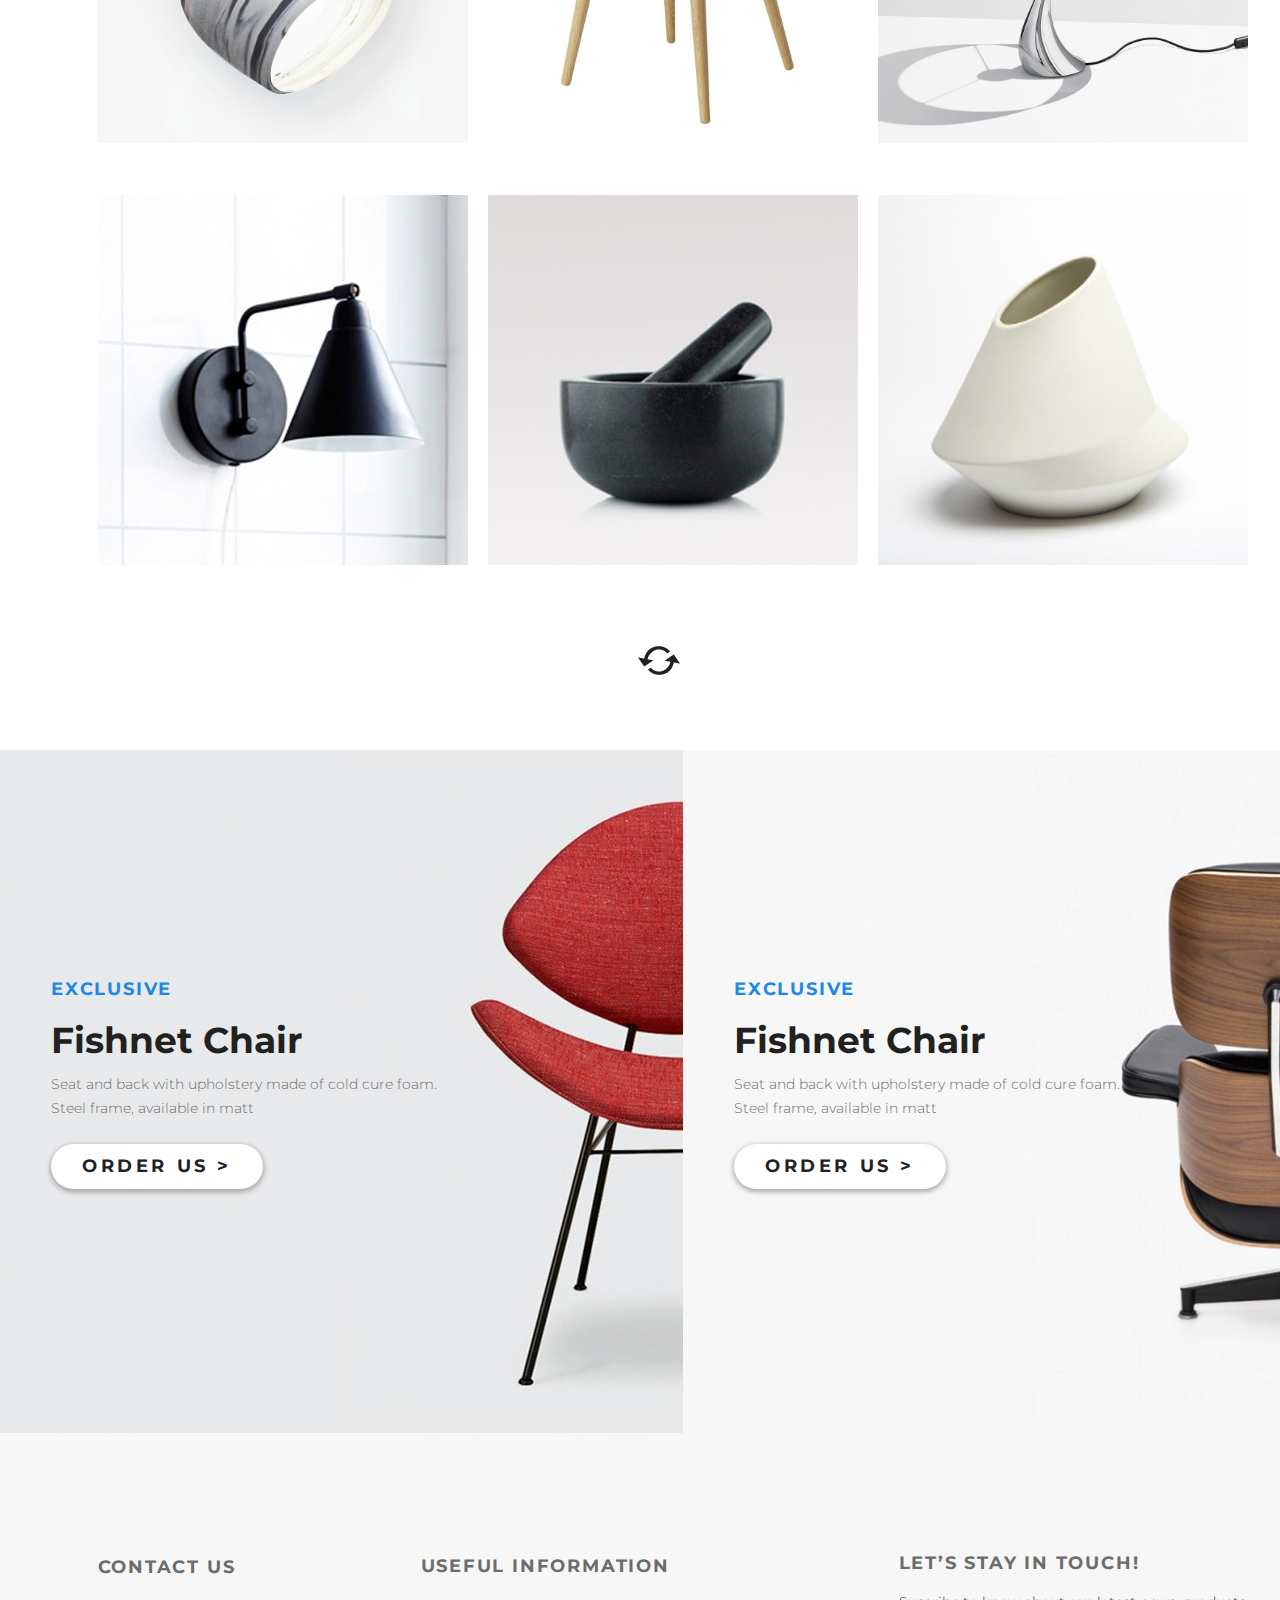
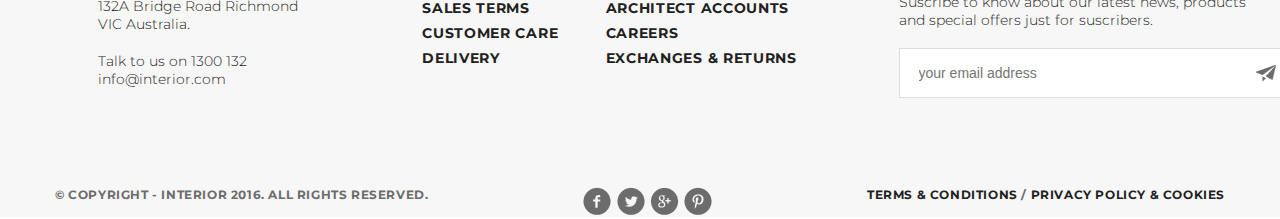
<file: Maket - Chairs/products.html>
<!DOCTYPE html>
<html lang="en">
<head>
    <meta charset="UTF-8">
    <meta name="viewport" content="width=device-width, initial-scale=1.0">
    <meta http-equiv="X-UA-Compatible" content="ie=edge">
    <link href="https://fonts.googleapis.com/css?family=Montserrat:100,300,400,700&display=swap" rel="stylesheet">
    <link rel="stylesheet" href="products.css">
    <title>Our Products</title>
</head>
<body>
    
    <section>
        <div class="slider padding-page">
                <div class="header clearfix">
                    <a href="#"><img src="./img/logo.svg" alt="Fishnet Chair"></a>
                    <ul class="menu clearfix">
                    <li class="menu-list"><a href="./index.html" class="menu-link">HOME</a></li>    
                    <li class="menu-list"><a href="#" class="menu-link menu-link-active">PRODUCTS</a></li>    
                    <li class="menu-list"><a href="#" class="menu-link">HISTORY</a></li>     
                    <li class="menu-list"><a href="#" class="menu-link">SHOWROOM</a></li>     
                    <li class="menu-list"><a href="./contacts.html" class="menu-link">CONTACT</a></li>
                    <li class="menu-list"><a href="#" class="menu-link"><img src="./img/search.svg" alt="Search"></a></li>
                    </ul>
                </div>
                <h2 class="slider-h2">Our Products Range</h2>
        </div>
     </section>

     <div class="trending-products clearfix">
            <ul class="featured-menu">
                    <li class="featured-menu-list"><a href="#" class="featured-menu-link featured-menu-link-active">All</a></li>
                    <li class="featured-menu-list"><a href="#" class="featured-menu-link">HOME</a></li>
                    <li class="featured-menu-list"><a href="#" class="featured-menu-link">OFFICE</a></li>
                    <li class="featured-menu-list"><a href="#" class="featured-menu-link">FURNITURE</a></li>
                    <li class="featured-menu-list"><a href="#" class="featured-menu-link">MODERN</a></li>
                    <li class="featured-menu-list"><a href="#" class="featured-menu-link">CLASSIC</a></li>
                </ul>
        <div class="trending-product-container">
            <div class="trending-products-img"><a href="./product-page.html"><img src="./img/products/product-11.png" alt="Product"></a></div>
            <div class="trending-products-img"><a href="./product-page.html"><img src="./img/products/product-21.png" alt="Product"></a></div>
            <div class="trending-products-img"><a href="./product-page.html"><img src="./img/products/product-31.png" alt="Product"></a></div>
            <div class="trending-products-img"><a href="./product-page.html"><img src="./img/products/product-41.png" alt="Product"></a></div>
            <div class="trending-products-img"><a href="./product-page.html"><img src="./img/products/product-5.png" alt="Product"></a></div>
            <div class="trending-products-img"><a href="./product-page.html"><img src="./img/products/product-6.png" alt="Product"></a></div>
            <div class="trending-products-img"><a href="./product-page.html"><img src="./img/products/product-11.png" alt="Product"></a></div>
            <div class="trending-products-img"><a href="./product-page.html"><img src="./img/products/product-21.png" alt="Product"></a></div>
            <div class="trending-products-img"><a href="./product-page.html"><img src="./img/products/product-31.png" alt="Product"></a></div>
            <div class="trending-products-img"><a href="./product-page.html"><img src="./img/products/product-41.png" alt="Product"></a></div>
            <div class="trending-products-img"><a href="./product-page.html"><img src="./img/products/product-5.png" alt="Product"></a></div>
            <div class="trending-products-img"><a href="./product-page.html"><img src="./img/products/product-6.png" alt="Product"></a></div>
        </div>
        <div class="arrow"><a href="#"><img src="./img/products/circle-arrow.png" alt="Refresh" class="refresh"></a></div>
    </div>

     <div class="promo clearfix">
            <div class="promo-1">
                <p class="promo-exclusive">EXCLUSIVE</p>
                <h4 class="promo-h4">Fishnet Chair</h4>
                <p class="promo-content">Seat and back with upholstery made of cold cure foam. Steel frame, available in matt</p>
                <a href="#" class="button promo-button">Order Us ></a>
            </div>
            <div class="promo-2">
                    <p class="promo-exclusive">EXCLUSIVE</p>
                    <h4 class="promo-h4">Fishnet Chair</h4>
                    <p class="promo-content">Seat and back with upholstery made of cold cure foam. Steel frame, available in matt</p>
                    <a href="#" class="button promo-button">Order Us ></a>
            </div>
         </div>

     <footer>
            <div class="contact-us">
                <h4 class="contact-h4">Contact Us</h4><br>
                <p class="contact-links">132A Bridge Road Richmond VIC Australia.</p><br>  
                <p class="contact-links">Talk to us on 1300 132 info@interior.com</p>
            </div>
    
            <div class="information">
                <h4 class="information-h4">Useful Information</h4><br>
                <div class="info-block">
                <ul class="information-1">
                    <li><a href="#">Sales terms</a></li>
                    <li><a href="#">Customer care</a></li>
                    <li><a href="#">Delivery</a></li>
                </ul>
                <ul class="information-2">
                    <li><a href="#">Architect accounts</a></li>
                    <li><a href="#">Careers</a></li>
                    <li><a href="#">Exchanges & returns</a></li>
                </ul></div>
            </div>
    
            <div class="subscribe">
                <h4 class="subscribe-h4">Let’s Stay in Touch!</h4><br>
                <p class="subscribe-text">Suscribe to know about our latest news, products and special offers just for suscribers.</p><br>
                <input type="email" name="email" id="email-input" placeholder="your email address" src="./img/footer/send.jpg">
            </div>
    </footer>
            <div class="copyright">
                <p class="copyright-text">© Copyright - INTERIOR 2016. All Rights Reserved.</p>
                <a href="#"><img src="./img/footer/social-links.png" alt="Social Links" class="social-links"></a>
                <p class="terms"><a href="#"> Terms & Conditions</a>  / <a href="">Privacy policy & Cookies</a> </p>
            </div>
</file>
<file: Maket - 1/css/style.css>
body * {
            box-sizing: border-box;
        }
        
        body {
            margin: 0;
            padding: 0;
            font-family: Arial, Helvetica, sans-serif;
            font-weight: normal;
            font-stretch: normal;
            font-style: normal;
            line-height: normal;
            letter-spacing: normal;
            background: #ccc;
        }
        
        .container {
            margin: 0 auto;
            padding: 0;
        }
        
        .intro {
            position: relative;
            padding: 0;
            margin: 0;
            height: 100vh;
            width: 100%;
        }
        
        .head-video {
            height: 100vh;
            width: 100%;
            object-position: center bottom;
            object-fit: cover;
        }
        
        .video-overlay {
            position: absolute;
            width: 100%;
            height: 100vh;
            top: 0;
            left: 0;
            display: flex;
            flex-direction: column;
            justify-content: center;
            align-items: center;
        }
        
        .product-name {
            margin: 0;
            font-size: 50px;
            line-height: 60px;
            text-align: left;
            color: #ffffff;
        }
        
        @media screen and (orientation: portrait) {
            .video-overlay img {
                width: 80%;
                height: auto;
            }
        }
        
        @media screen and (orientation: landscape) {
            .video-overlay img {
                width: auto;
                height: 30%;
            }
        }
        
        .product {
            display: flex;
            flex-direction: row;
            align-items: flex-start;
            justify-content: space-between;
            background-color: #445161;
            padding: 50px 50px 59px;
        }
        
        .product-list {
            list-style-image: url("../img/check.png");
            font-size: 20px;
            line-height: 36px;
            text-align: left;
            color: #ffffff;
        }
        
        .head-img {
            width: 469px;
            height: 214px;
            margin-left: 30px;
            background-image: url(../img/Shape_9.png);
            background-size: cover;
            background-position: center;
        }
        
        @media screen and (max-width: 1049px) {
            .product {
                display: flex;
                flex-direction: column;
                align-items: center;
                justify-content: center;
                padding: 50px 30px 50px;
            }
            .product-name {
                text-align: center;
                font-size: 80px;
            }
            .head-img {
                width: 100%;
                height: 300px;
            }
            .product-list {
                font-size: 24px;
                line-height: 38px;
            }
        }
        
        .about {
            display: flex;
            flex-direction: row;
            align-items: flex-start;
            justify-content: space-between;
            padding: 50px;
            margin: 0 auto;
        }
        
        .wrapper_about-descript {
            width: 60%;
        }
        
        .about-name,
        .dignity-name {
            margin: 0;
            font-size: 30px;
            line-height: 30px;
            text-align: left;
            color: #445161;
            font-weight: normal;
        }
        
        .about-descript {
            font-size: 16px;
            line-height: 24px;
            text-align: justify;
            color: #333333;
        }
        
        .about-video {
            width: 40%;
            margin-left: 30px;
        }
        
        @media screen and (max-width: 1049px) {
            .about {
                display: flex;
                flex-direction: column;
                align-items: center;
                justify-content: center;
                padding: 50px 30px 50px;
            }
            .about-name {
                text-align: center;
                font-size: 40px;
            }
            .wrapper_about-descript {
                width: 100%;
            }
            .about-descript {
                max-width: 100%;
                font-size: 20px;
                line-height: 30px;
            }
            .about-video {
                margin: 0;
                width: 100%;
            }
        }
        
        .dignity,
        .reviews {
            padding: 50px;
            background-color: #f5f5f5;
        }
        
        .dignity-name,
        .screenshots-name,
        .reviews-name,
        .buy-name {
            margin: 0;
            display: block;
            font-size: 30px;
            line-height: 36px;
            text-align: left;
            color: #445161;
            text-align: center;
            font-weight: normal;
        }
        
        .wrapper_dignity-item,
        .wrapper_screenshots-item,
        .wrapper_reviews-item {
            display: flex;
            align-items: flex-start;
            flex-wrap: wrap;
            justify-content: space-between;
            flex-direction: row;
        }
        
        .dignity-item {
            padding-left: 40px;
            margin: 0;
            font-size: 16px;
            line-height: 24px;
            text-align: justify;
            color: #333333;
            background-image: url(../img/plus.png);
            background-position-x: left;
            background-position-y: 4px;
            background-repeat: no-repeat;
            width: calc(50% - 10px);
            margin-top: 35px;
        }
        
        @media screen and (max-width: 1049px) {
            .dignity {
                padding: 50px 30px 50px;
            }
            .dignity-name {
                font-size: 40px;
            }
            .wrapper_dignity-item {
                display: flex;
                flex-direction: column;
            }
            .dignity-item:first-child {
                background: none;
                padding-top: 0;
                margin-top: 35px;
            }
            .dignity-item {
                margin: 0;
                font-size: 20px;
                line-height: 30px;
                padding: 42px 0 12px 0;
                background-position-x: center;
                background-position-y: top;
                width: 100%;
            }
        }
        
        .screenshots,
        .buy {
            padding: 50px;
        }
        
        .screenshots-item {
            margin-top: 30px;
            width: calc(50% - 10px);
        }
        
        .screenshots-item_img {
            float: left;
            width: 200px;
            height: 150px;
            margin-right: 15px;
        }
        
        .screenshots-item_head {
            font-size: 24px;
            line-height: 30px;
            text-align: left;
            color: #445161;
            margin-top: 0;
            margin-bottom: 10px;
        }
        
        .screenshots-item_decsript {
            margin-top: 0;
            font-size: 16px;
            line-height: 24px;
            text-align: justify;
            color: #333333;
        }
        
        .screenshots:after {
            content: "";
            clear: both;
            display: block;
        }
        
        @media screen and (max-width: 1049px) {
            .screenshots {
                padding: 50px 30px 50px;
            }
            .wrapper_screenshots-item {
                display: flex;
                flex-direction: column;
                margin-top: 10px;
            }
            .screenshots-item {
                margin-top: 30px;
                width: 100%;
            }
            .screenshots-item_head {
                font-size: 34px;
            }
            .screenshots-item_decsript {
                font-size: 20px;
                line-height: 30px;
            }
            .screenshots-name {
                font-size: 40px;
            }
        }
        
        .reviews-item {
            display: flex;
            flex-direction: row;
            margin-top: 30px;
            width: calc(50% - 10px);
        }
        
        .reviews-item_img {
            width: 75px;
            height: 75px;
            border-radius: 50%;
            margin-right: 23px;
            background-image: url(../img/userpic.png);
            background-size: cover;
        }
        
        .reviews-item_text {
            font-size: 14px;
            font-style: italic;
            line-height: 18px;
            text-align: justify;
            color: #333333;
            margin: 0;
        }
        
        .reviews-item_author {
            margin-top: 10px;
            font-size: 14px;
            line-height: 18px;
            text-align: left;
            color: #989898;
        }
        
        .reviews-item_descript {
            position: relative;
            width: calc(100% - 100px);
            display: flex;
            flex-direction: column;
            background-color: #ebebeb;
            border-radius: 10px;
            background-size: contain;
            background-repeat: no-repeat;
            padding: 16px 20px 21px 20px;
        }
        
        .reviews-item_descript::before {
            content: '';
            position: absolute;
            left: -10px;
            top: 25px;
            width: 20px;
            height: 20px;
            background-color: #ebebeb;
        }
        
        @media screen and (max-width: 1049px) {
            .reviews {
                padding: 50px 30px 50px;
            }
            .wrapper_reviews-item {
                width: 100%;
            }
            .reviews-item {
                display: flex;
                flex-direction: column;
                width: 100%;
            }
            .reviews-item_img {
                margin: 0 auto;
                margin-bottom: 23px;
                /*background-image: url(../img/userpic.png);*/
                background-size: cover;
                background-position: center;
                background-repeat: no-repeat;
            }
            .reviews-item_descript::before {
                content: '';
                position: absolute;
                left: calc(50% - 10px);
                top: -10px;
                width: 20px;
                height: 20px;
                background-color: #ebebeb;
            }
            .reviews-item_descript {
                width: 100%;
            }
            .reviews-name {
                font-size: 40px;
            }
            .reviews-item_text,
            .reviews-item_author {
                font-size: 20px;
                line-height: 25px;
            }
        }
        
        .wrapper_buy-item {
            display: flex;
            flex-direction: row;
            align-items: flex-end;
            justify-content: center;
            margin-top: 30px;
        }
        
        .buy-item {
            display: flex;
            flex-direction: column;
            align-items: center;
            width: 300px;
            border-radius: 10px;
            background-color: #445162;
            margin-left: 50px;
        }
        
        .buy-item:first-child {
            margin-left: 0;
        }
        
        .buy-item_head {
            text-align: center;
            font-size: 24px;
            line-height: 51px;
            color: #ffffff;
            margin: 0;
            font-weight: normal;
        }
        
        .buy-item_price {
            box-sizing: border-box;
            display: inline-block;
            width: 100%;
            text-align: center;
            font-size: 40px;
            line-height: 71px;
            vertical-align: middle;
            color: #445162;
            background-color: #fff;
            border: 2px solid #445162;
        }
        
        .buy-item_descript {
            font-size: 14px;
            line-height: 24px;
            text-align: left;
            color: #ffffff;
            padding: 20px 20px 0px 40px;
            margin: 0;
        }
        
        .buy-item_btn {
            border: none;
            width: 50%;
            height: 40px;
            border-radius: 5px;
            background-color: #ffffff;
            margin: 20px auto;
            font-size: 18px;
            font-weight: 700;
            line-height: 18px;
            text-align: center;
            color: #445161;
        }
        
        .buy-item_btn:hover {
            transform: scaleY(1.1);
        }
        
        @media screen and (max-width: 1049px) {
            .wrapper_buy-item {
                display: flex;
                flex-direction: column;
                align-items: center;
                justify-content: center;
            }
            .buy-item {
                margin: 0 0 20px 0;
                width: 70%;
            }
        }
        
        .contacts {
            padding: 50px;
            background-color: #445162;
        }
        
        .wrapper_contacts {
            display: flex;
            flex-direction: row;
            align-items: flex-start;
            justify-content: center;
        }
        
        .contacts-name {
            display: block;
            margin: 0 auto 30px;
            font-weight: normal;
            font-size: 30px;
            line-height: 36px;
            text-align: center;
            color: #ffffff;
        }
        
        .contacts-form-content {
            display: flex;
            flex-direction: column;
            max-width: 500px;
            width: 100%;
            margin-right: 45px;
        }
        
        .contacts-form-content input[type="text"],
        .contacts-form-content input[type="date"],
        .contacts-form-content input[type="email"],
        .contacts-form-content textarea[name="formGetComment"] {
            font-family: Arial, Helvetica, sans-serif;
            height: 40px;
            font-size: 16px;
            line-height: 40px;
            text-align: left;
            color: #445162;
            margin-bottom: 22px;
            border-radius: 5px;
            border: none;
            padding: 0 10px;
        }
             
        .contacts-form-content textarea[name="formGetComment"] {
            font-family: Arial, Helvetica, sans-serif;
            height: 100px;
            resize: none;
            line-height: 22px;
            padding-top: 9px;
        }
        
        .contacts-form-content input[type="submit"] {
            display: block;
            margin: 0 auto;
            border: none;
            width: 140px;
            height: 40px;
            border-radius: 5px;
            background-color: #ffffff;
            font-size: 18px;
            line-height: 22px;
            text-align: center;
            color: #445161;
        }
        
        .contacts-form-content input[type="submit"]:hover {
            transform: scaleY(1.1);
            
        }
        
        .social {
            font-size: 16px;
            line-height: 24px;
            text-align: left;
            color: #ffffff;
        }
        
        .social_item {
            margin: 0 0 20px 0;
            font-style: normal;
        }
        
        .social_icons {
            display: flex;
            flex-direction: row;
            list-style-type: none;
            margin: 0;
            padding: 0;
        }
        
        .social_icons li a i {
            display: inline-block;
            width: 42px;
            height: 42px;
            line-height: 42px;
            vertical-align: middle;
            text-align: center;
            border-radius: 50%;
            background-color: #fff;
            color: #445161;
            margin: 10px 5px 0 0;
        }
        
        .social_icons li:hover {
            transform: scale(1.1);
        }
        
        .social_icons li:hover a i {
            background-color: #ccc;
        }
        
        .footer-copyright {
            margin: 0;
            font-size: 12px;
            line-height: 24px;
            letter-spacing: 0.3px;
            text-align: center;
            color: #445162;
            background-color: #f5f5f5;
        }
        
        @media screen and (max-width: 1049px) {
            .contacts {
                padding: 50px 30px 50px;
            }
            .wrapper_contacts {
                display: flex;
                flex-direction: column;
                align-items: center;
                justify-content: center;
            }
            .contacts-form-content {
                margin-right: 0;
                margin-bottom: 30px;
                max-width: 100%;
            }
            .social {
                display: flex;
                flex-direction: column;
                align-items: center;
                justify-content: center;
            }
        }
        
        @media screen and (min-width: 1280px) {
            .product,
            .about,
            .dignity,
            .screenshots,
            .reviews,
            .buy,
            .contacts,
            .footer-copyright {
                padding-left: calc((100% - 1180px) / 2);
                padding-right: calc((100% - 1180px) / 2);
            }
        }
        /*******************************************************/
        
        @media screen and (min-width: 1250px) {}
        
        @media screen and (min-width: 1050px) and (max-width: 1249px) {}
        
        @media screen and (min-width: 768px) and (max-width: 1049px) {}
        
        @media screen and (min-width: 576px) and (max-width: 767px) {}
        
        @media screen and (max-width: 575px) {}
</file>
<file: Maket - Chairs/style.css>
* {
    padding: 0;
    margin:0;
}

body {
    font-family: 'Montserrat', sans-serif;
} 

.clearfix:after {
      content: "";
      display: table;
      clear: both;
} 

section {
       width: 1366px;
       margin: 0 auto;
} 

.menu {
      float: right;
} 

.header {
      padding-top: 63px;
}

.slider {
    height: 800px;
    background-image: url('./img/slider-img.png');
    position: relative;
}
   
.padding-page {
    padding-left: 98px;
    padding-right: 98px;
}
   
.menu-list {
    list-style-type: none;
    float: left;
} 

.menu-link {
    color: #8c8c8c;
    font-size: 14px;
    font-weight: 300;
    text-transform: uppercase;
    text-decoration: none;
    padding: 10px 13px;
}

.menu-link-active {
    color: #212121;
    font-weight: 700;
    letter-spacing: 1.4px;
    border-bottom: 3px solid #212121;
}
.menu-link:hover {
    color: #212121;
    font-weight: 400;
}

.slider-trending {
    color: #43a047;
    font-size: 18px;
    font-weight: 700;
    text-transform: uppercase;
    
}
.slider-h2 {
    color: #212121;
    font-size: 62px;
    font-weight: 100;
    text-transform: uppercase;
}   
.slider-content {
    color: #6c6c6c;
    font-size: 14px;
    font-weight: 300;
    width: 458px;
    margin-top: 20px;
    margin-bottom: 20px;
    line-height: 24px;
}
.slider-text {
    margin-top: 373px;
}
.button {
    color: #212121;
    font-size: 18px;
    font-weight: 700;
    text-transform: uppercase;
    box-shadow: 0 2px 5px 1px rgba(33, 33, 33, 0.35);
    border-radius: 23px;
    background-color: #ffffff;
    width: 212px;
    height: 45px;
    line-height: 45px;
    text-align: center;
    text-decoration: none;
    display: inline-block;
    letter-spacing: 3.6px;
}
.button:hover {
    letter-spacing: 4.6px;
}
.circle {
    width: 30px;
    height: 30px;
    display: inline-block;
    background-color: #c7c7c7;
    border-radius: 50%;
    margin: 5px;
}
.circle-active {
    width: 40px;
    height: 40px;
    background-color: #212121;
    margin-bottom: 0;
}
.circle:hover {
    background-color: #212121;
}
.slider-navigation {
    position: absolute;
    width: 1170px;
    bottom: 19px;
    text-align: center;
}

.featured-product {
    width: 1170px;
    height: 270px;
    margin: 120px auto;
    padding-left: 98px;
    padding-right: 98px;
}
.featured-menu-list {
    list-style-type: none;
    float: left;
}
.featured-menu-link {
    color: #6c6c6c;
    font-size: 36px;
    font-weight: 700;
    text-decoration: none;
    padding: 10px 13px;
    border-bottom: 1.5px solid #6c6c6c;
}
.featured-menu-link-active {
    color: #212121;
    font-size: 36px;
    font-weight: 700;
    border-bottom: 3px solid #212121;
}
.featured-menu-link:hover {
    color: #212121;
}
.explore-all {
    float: right;
    text-decoration: none;
    color: #212121;
    font-size: 18px;
    font-weight: 700;
    text-transform: uppercase;
    letter-spacing: 3.6px;
    margin-bottom: 8px;
}
.explore-all:hover {
    color: #6c6c6c;
}
.featured-content {
    display: flex;
    width: 1170px;
}
.featured-content-list {
    flex: 1;
    width: 270px;
    height: 270px;
}
.featured-content-list:hover {
    opacity: 0.6;
}
.featured-img-active {
    border: 1px solid #9c9c9c;
    background-color: #ffffff;
    opacity: 0.1;
    position: relative;
}
.featured-name {
    color: #212121;
    font-size: 22px;
    font-weight: 700;
    position: relative;
    text-align: center;
    bottom: 190px;
    margin-right: 20px;
}
.featured-detail {
    color: #6c6c6c;
    font-size: 14px;
    font-weight: 300;
    position: relative;
    text-align: center;
    bottom: 200px;
    margin: 20px;
    width: 220px;
}
.featured-circle {
    box-shadow: 0 2px 5px 1px rgba(33, 33, 33, 0.35);
    border-radius: 24px;
    background-color: #ffffff;
    width: 48px;
    height: 48px;
    position: relative;
    bottom: 208px;
    left: 111px;
}
.featured-circle-img {
    text-align: center;
    position: relative;
    left: 20px;
    top: 15px;
}

.promo {
    display: flex;;
    justify-content: center;
    align-items: center;
    width: 1366px;
    margin: 120px auto;
}
.promo-1 {
    flex: 1 1 auto;
    width: 683px;
    height: 683px;
    background-image: url('./img/promo/promo-img1.jpg');
}
.promo-2 {
    flex: 1 1 auto;
    width: 683px;
    height: 683px;
    background-image: url('./img/promo/promo-img.jpg');
}   
.promo-exclusive {
    color: #1e88e5;
    font-size: 18px;
    font-weight: 700;
    text-transform: uppercase;
    letter-spacing: 1.8px;
    margin-left: 51px;
    margin-top: 228px;
    margin-bottom: 18px;
}
.promo-h4 {
    color: #212121;
    font-size: 36px;
    font-weight: 700;
    margin-left: 51px;
    margin-bottom: 10px;
}   
.promo-content {
    color: #6c6c6c;
    font-size: 14px;
    font-weight: 300;
    width: 390px;
    margin-left: 51px;
    line-height: 24px;
    margin-bottom: 24px;
}
.promo-button {
    margin-left: 51px;
}

.trending-products {
    width: 1170px;
    height: 869px;
    margin: 120px auto;
    padding-left: 98px;
    padding-right: 98px;
}
.trending-product-container {
    display: flex;
    flex-wrap: wrap;
    justify-content: space-around;
    align-content: space-around;
    width: 1170px;
    height: 770px;
}
.trending-products-img {
    flex: 1;
    width: 370px;
    height: 370px;
}
.trending-products-img:hover {
    opacity: 0.6;
}
.trending-h4 {
    color: #212121;
    font-size: 36px;
    font-weight: 700;
}

.hot-deals {
    width: 1366px;
    background-image: url('./img/hot-deals/slider-hot-deals.jpg');
    margin: 0 auto;
    height: 800px;
}
    .slider-hot-deals-text {
    position: relative;
    top: 287px;
    left: 99px;
}  
.slider-hot-deals-navigation {
    position: relative;
    width: 1170px;
    top: 480px;
    left: 80px;
    text-align: center;
}

.exclusive-products {
    width: 1170px;
    height: 570px;
    margin: 0 auto;
    padding-left: 98px;
    padding-right: 98px;
    display: flex;
    justify-content: space-evenly;
    margin-top: 120px;
    }
.exclusive-1 {
    width: 570px;
    height: 560px;
    background-image: url('./img/exclusive-product/product-1-lg.jpg');
}
.exclusive-products-img {
    width: 570px;
    height: 570px;
    display: flex;
    flex-wrap: wrap;
    justify-content: space-evenly;
}
.exclusive-img {
    width: 270px;
    height: 270px;
}
.exclusive-img:hover
{
    opacity: 0.6;
}
.exclusive-exclusive {
    color: #1e88e5;
    font-size: 18px;
    font-weight: 700;
    text-transform: uppercase;
    letter-spacing: 1.8px;
    margin-left: 51px;
    margin-top: 228px;
    margin-bottom: 18px;
}
.exclusive-h4 {
    color: #212121;
    font-size: 36px;
    font-weight: 700;
    margin-left: 51px;
    margin-bottom: 10px;
}   
.exclusive-content {
    color: #6c6c6c;
    font-size: 14px;
    font-weight: 300;
    width: 458px;
    margin-left: 51px;
    line-height: 24px;
    margin-bottom: 24px;
}

.mobile {
    width: 1366px;
    height: 516px;
    background-image: url('./img/mobile/back-img.jpg');
    position: relative;
    margin: 120px auto 0;
}
.mobile-text {
    top: 125px;
    left: 99px;
    position: relative;
}
.mobile-app {
    color: #6c6c6c;
    font-size: 18px;
    font-weight: 700;
    text-transform: uppercase;
    letter-spacing: 1.8px;
    
}
.mobile-h2{
    width: 407px;
    height: 116px;
    color: #212121;
    font-size: 62px;
    font-weight: 100;
    text-transform: uppercase;
    
}
.mobile-content{
    color: #6c6c6c;
    font-size: 22px;
    font-weight: 300;
    margin-top: 40px;
}
.apple-button {
    width: 135px;
    height: 40px;
    margin-top: 13px;
}
.google-button {
    width: 135px;
    height: 40px;
    margin-top: 13px;
}
.apple-button:hover {
    transform: scaleY(1.1);
}
.google-button:hover {
    transform: scaleY(1.1);
}


footer {
    width: 1366px;
    height: 384px;
    background-color: #f7f7f7;
    margin: 0 auto;
    display: flex;
    flex-wrap: wrap;
    justify-content: center;
}
.contact-h4, .information-h4, .subscribe-h4  {
    font-size: 18px;
    color: #6c6c6c;
    font-weight: 700;
    text-transform: uppercase;
    letter-spacing: 1.8px;
}
.information-h4 {
    margin-left: 22px;
}
.contact-links {
    color: #212121; 
    font-size: 14px ;
    font-weight: 300;
}
.information-1, .information-2 {
    color: #212121;
    font-size: 14px;
    font-weight: 700;
    text-transform: uppercase;
    letter-spacing: 0.7px;
    list-style-type: none;
    line-height: 25px;
}
.subscribe-text {
    color: #212121;
    font-size: 14px;
    font-weight: 300;
}
.copyright-text, .terms {
    color: #6c6c6c;
    font-size: 12px;
    font-weight: 700;
    text-transform: uppercase;
    letter-spacing: 0.6px;
}

.contact-us {
    width: 221px;
    height: 139px;
    }
.information {
    width: 422px;
    height: 101px;
    padding-right: 78px;
    padding-left: 80px;
    padding-bottom: 40px;
}
.info-block {
   display: flex; 
   justify-content: space-around;
   align-content: center;
}
.subscribe {
    width: 370px;
    height: 147px;
}
.copyright {
    width: 1170px;
    text-align: center;
    margin: -30px auto 0;
}
input {
    width: 370px;
    height: 48px;
}
input[type="email"] {
    background: url(./img/footer/send.png) no-repeat 355px 16px;
    color: #6c6c6c;
    font-size: 14px;
    font-weight: 300;
    border: 1px solid #d9dee1;
    background-color: #ffffff; 
    padding-left: 19px;
}
.contact-us, .information, .subscribe {
    align-self: center;
}
.terms {
    float: right;
}
.copyright-text {
    float: left;
}
.social-links {
    bottom: 20px;
}

footer  a, .copyright a {
    text-decoration: none;
    color: #212121;
}
</file>
<file: Maket - Chairs/product-page.css>
* {
    padding: 0;
    margin:0;
}

body {
    font-family: 'Montserrat', sans-serif;
} 

.clearfix:after {
      content: "";
      display: table;
      clear: both;
} 


section {
       width: 1366px;
       margin: 0 auto;
} 

.menu {
      float: right;
} 

.header {
      padding-top: 63px;
}

.slider {
    height: 119px;
    position: relative;
}
   
.padding-page {
    padding-left: 98px;
    padding-right: 98px;
}
   
.menu-list {
    list-style-type: none;
    float: left;
} 

.menu-link {
    color: #8c8c8c;
    font-size: 14px;
    font-weight: 300;
    text-transform: uppercase;
    text-decoration: none;
    padding: 10px 13px;
}

.menu-link-active {
    color: #212121;
    font-weight: 700;
    letter-spacing: 1.4px;
    border-bottom: 3px solid #212121;
}
.menu-link:hover {
    color: #212121;
    font-weight: 700;
}


.second-menu {
    height: 70px;
    width: 1366px;
    background-color: #f4f4f4;
    padding-top: 28px;
    margin: 0 auto;
}

.second-menu-list {
    list-style-type: none;
    float: left;
    margin: 11px;
}

.second-menu-link {
    color: #6c6c6c;
    font-size: 18px;
    font-weight: 700;
    text-transform: uppercase;
    text-decoration: none;
    letter-spacing: 1.8px;
}

.second-menu-link-active {
    color: #212121;
    font-size: 18px;
    font-weight: 700;
    text-transform: uppercase;
    text-decoration: none;
    letter-spacing: 1.8px;
}

.second-menu-link:hover {
    color: #212121;
}

.second-menu-2 {
    padding-left: 360px;
    width: 647px;
    height: 13px;
}

.button {
    color: #212121;
    font-size: 18px;
    font-weight: 700;
    text-transform: uppercase;
    box-shadow: 0 2px 5px 1px rgba(33, 33, 33, 0.35);
    border-radius: 23px;
    background-color: #ffffff;
    width: 212px;
    height: 45px;
    line-height: 45px;
    text-align: center;
    text-decoration: none;
    display: inline-block;
    letter-spacing: 3.6px;
}
.button:hover {
    letter-spacing: 4.6px;
}

.explore-product {
    padding-left: 98px;
    padding-right: 98px;
    margin: 120px auto;
    display: flex;
    flex-wrap: wrap;
    width: 1170px;
}

.explore-product-main {
    background-image: url('./img/product-page/slider1.png');
    width: 570px;
    height: 570px;
}

.explore-product-text {
    width: 570px;
    height: 570px;
}

.explore-product-text-h2 {
    color: #212121;
    font-size: 36px;
    font-weight: 700;
    margin-left: 198px;
}

.explore-product-text-h3 {
    color: #e53935;
    font-size: 18px;
    font-weight: 700;
    line-height: 45px;
    text-transform: uppercase;
    letter-spacing: 1.8px;
    margin-top: 23px;
    margin-left: 264px;
}

.explore-product-price {
    color: #212121;
    font-family: Gotham;
    font-size: 60px;
    font-weight: 500;
    line-height: 48.02px;
    margin-top: 36px;
    margin-left: 196px;
}

.product-button {
    color: #ffffff;
    font-size: 22px;
    font-weight: 700;
    text-transform: uppercase;
    width: 510px;
    height: 71px;
    text-align: center;
    line-height: 71px;
    display: inline-block;
    text-decoration: none;
    letter-spacing: 4.4px;
    box-shadow: 0 2px 5px 1px rgba(33, 33, 33, 0.35);
    border-radius: 35px;
    background-color: #f44336;
    margin-top: 31px;
    margin-left: 75px;
}

.product-button:hover {
    letter-spacing: 4.6px;
}

.explore-product-text-description {
    color: #212121;
    font-size: 16px;
    font-weight: 300;
    line-height: 24.01px;
    letter-spacing: 0.4px;
    margin-left: 49px;
    padding-top: 61px;
}

.choose-product {
    width: 230px;
    display: flex;
    margin-left: 150px;
    margin-top: 11px;
}

.choose-product-link:hover {
    opacity: 0.6;
}

.trending-products {
    width: 1170px;
    height: 475px;
    margin: 120px auto 50px;
    padding-left: 98px;
    padding-right: 98px;
}
.trending-product-container {
    display: flex;
    flex-wrap: wrap;
    justify-content: space-around;
    align-content: space-around;
    width: 1170px;
    height: 380px;
}
.trending-products-img {
    flex: 1;
    width: 370px;
    height: 370px;
}
.trending-products-img:hover {
    opacity: 0.6;
}
.trending-h4 {
    color: #212121;
    font-size: 36px;
    font-weight: 700;
}
.explore-all {
    float: right;
    text-decoration: none;
    color: #212121;
    font-size: 18px;
    font-weight: 700;
    text-transform: uppercase;
    letter-spacing: 3.6px;
    margin-bottom: 8px;
}
.explore-all:hover {
    color: #6c6c6c;
}

footer {
    width: 1366px;
    height: 384px;
    background-color: #f7f7f7;
    margin: 0 auto;
    display: flex;
    flex-wrap: wrap;
    justify-content: center;
}
.contact-h4, .information-h4, .subscribe-h4  {
    font-size: 18px;
    color: #6c6c6c;
    font-weight: 700;
    text-transform: uppercase;
    letter-spacing: 1.8px;
}
.information-h4 {
    margin-left: 22px;
}
.contact-links {
    color: #212121; 
    font-size: 14px ;
    font-weight: 300;
}
.information-1, .information-2 {
    color: #212121;
    font-size: 14px;
    font-weight: 700;
    text-transform: uppercase;
    letter-spacing: 0.7px;
    list-style-type: none;
    line-height: 25px;
}
.subscribe-text {
    color: #212121;
    font-size: 14px;
    font-weight: 300;
}
.copyright-text, .terms {
    color: #6c6c6c;
    font-size: 12px;
    font-weight: 700;
    text-transform: uppercase;
    letter-spacing: 0.6px;
}

.contact-us {
    width: 221px;
    height: 139px;
    }
.information {
    width: 422px;
    height: 101px;
    padding-right: 78px;
    padding-left: 80px;
    padding-bottom: 40px;
}
.info-block {
   display: flex; 
   justify-content: space-around;
   align-content: center;
}
.subscribe {
    width: 370px;
    height: 147px;
}
.copyright {
    width: 1170px;
    text-align: center;
    margin: -30px auto 0;
}
input {
    width: 370px;
    height: 48px;
}
input[type="email"] {
    background: url(./img/footer/send.png) no-repeat 355px 16px;
    color: #6c6c6c;
    font-size: 14px;
    font-weight: 300;
    border: 1px solid #d9dee1;
    background-color: #ffffff; 
    padding-left: 19px;
}
.contact-us, .information, .subscribe {
    align-self: center;
}
.terms {
    float: right;
}
.copyright-text {
    float: left;
}
.social-links {
    bottom: 20px;
}

footer  a, .copyright a {
    text-decoration: none;
    color: #212121;
}
</file>
<file: Maket - Chairs/products.css>
* {
    padding: 0;
    margin:0;
}

body {
    font-family: 'Montserrat', sans-serif;
} 

.clearfix:after {
      content: "";
      display: table;
      clear: both;
} 


section {
       width: 1366px;
       margin: 0 auto;
} 

.menu {
      float: right;
} 

.header {
      padding-top: 63px;
}

.slider {
    height: 360px;
    background-color: #f5f5f5;
    position: relative;
}
   
.padding-page {
    padding-left: 98px;
    padding-right: 98px;
}
   
.menu-list {
    list-style-type: none;
    float: left;
} 

.menu-link {
    color: #8c8c8c;
    font-size: 14px;
    font-weight: 300;
    text-transform: uppercase;
    text-decoration: none;
    padding: 10px 13px;
}

.menu-link-active {
    color: #212121;
    font-weight: 700;
    letter-spacing: 1.4px;
    border-bottom: 3px solid #212121;
}
.menu-link:hover {
    color: #212121;
    font-weight: 700;
}

.slider-h2 {
    color: #212121;
    font-size: 62px;
    font-weight: 100;   
    margin-top: 141px;
}
.button {
    color: #212121;
    font-size: 18px;
    font-weight: 700;
    text-transform: uppercase;
    box-shadow: 0 2px 5px 1px rgba(33, 33, 33, 0.35);
    border-radius: 23px;
    background-color: #ffffff;
    width: 212px;
    height: 45px;
    line-height: 45px;
    text-align: center;
    text-decoration: none;
    display: inline-block;
    letter-spacing: 3.6px;
}
.button:hover {
    letter-spacing: 4.6px;
}

.featured-menu-list {
    list-style-type: none;
    float: left;
}
.featured-menu-link {
    color: #6c6c6c;
    font-size: 18px;
    font-weight: 700;
    text-decoration: none;
    text-transform: uppercase;
    padding: 10px 13px;
    border-bottom: 1.5px solid #6c6c6c;
    letter-spacing: 1.8px;
}
.featured-menu-link-active {
    color: #212121;
    font-size: 18px;
    font-weight: 700;
    border-bottom: 3px solid #212121;
    letter-spacing: 1.8px;
}
.featured-menu-link:hover {
    color: #212121;
    letter-spacing: 1.8px;
}

.trending-products {
    width: 1170px;
    height: 1750px;
    margin: 120px auto;
    padding-left: 98px;
    padding-right: 98px;
}
.trending-product-container {
    display: flex;
    flex-wrap: wrap;
    justify-content: space-around;
    align-content: space-around;
    width: 1170px;
    height: 1689px;
}
.trending-products-img {
    flex: 1;
    width: 370px;
    height: 370px;
}
.trending-products-img:hover {
    opacity: 0.6;
}
.trending-h4 {
    color: #212121;
    font-size: 36px;
    font-weight: 700;
}
.arrow {
    margin-left: 540px;
    margin-top: 55px;
}
.refresh:hover {
    -o-transform: rotate(120deg);
  -ms-transform: rotate(120deg);
  -moz-transform: rotate(120deg);
  -webkit-transform: rotate(120deg);
  transform: rotate(120deg);
}


.promo {
    display: flex;;
    justify-content: center;
    align-items: center;
    width: 1366px;
    margin: 0 auto;
}
.promo-1 {
    flex: 1 1 auto;
    width: 683px;
    height: 683px;
    background-image: url('./img/promo/promo-img1.jpg');
}
.promo-2 {
    flex: 1 1 auto;
    width: 683px;
    height: 683px;
    background-image: url('./img/promo/promo-img.jpg');
}   
.promo-exclusive {
    color: #1e88e5;
    font-size: 18px;
    font-weight: 700;
    text-transform: uppercase;
    letter-spacing: 1.8px;
    margin-left: 51px;
    margin-top: 228px;
    margin-bottom: 18px;
}
.promo-h4 {
    color: #212121;
    font-size: 36px;
    font-weight: 700;
    margin-left: 51px;
    margin-bottom: 10px;
}   
.promo-content {
    color: #6c6c6c;
    font-size: 14px;
    font-weight: 300;
    width: 390px;
    margin-left: 51px;
    line-height: 24px;
    margin-bottom: 24px;
}
.promo-button {
    margin-left: 51px;
}

footer {
    width: 1366px;
    height: 384px;
    background-color: #f7f7f7;
    margin: 0 auto;
    display: flex;
    flex-wrap: wrap;
    justify-content: center;
}

.contact-h4, .information-h4, .subscribe-h4  {
    font-size: 18px;
    color: #6c6c6c;
    font-weight: 700;
    text-transform: uppercase;
    letter-spacing: 1.8px;
}
.contact-links {
    color: #212121; 
    font-size: 14px ;
    font-weight: 300;
}
.information-1, .information-2 {
    color: #212121;
    font-size: 14px;
    font-weight: 700;
    text-transform: uppercase;
    letter-spacing: 0.7px;
    list-style-type: none;
    line-height: 25px;
}
.information-h4 {
    margin-left: 22px;
}
.subscribe-text {
    color: #212121;
    font-size: 14px;
    font-weight: 300;
}
.copyright-text, .terms {
    color: #6c6c6c;
    font-size: 12px;
    font-weight: 700;
    text-transform: uppercase;
    letter-spacing: 0.6px;
}

.contact-us {
    width: 221px;
    height: 139px;
    }
.information {
    width: 422px;
    height: 101px;
    padding-right: 78px;
    padding-left: 80px;
    padding-bottom: 40px;
}
.info-block {
   display: flex; 
   justify-content: space-around;
   align-content: center;
}
.subscribe {
    width: 370px;
    height: 147px;
}
.copyright {
    width: 1170px;
    text-align: center;
    margin: -30px auto 0;
}
input {
    width: 370px;
    height: 48px;
}
input[type="email"] {
    background: url(./img/footer/send.png) no-repeat 355px 16px;
    color: #6c6c6c;
    font-size: 14px;
    font-weight: 300;
    border: 1px solid #d9dee1;
    background-color: #ffffff; 
    padding-left: 19px;
}
.contact-us, .information, .subscribe {
    align-self: center;
}
.terms {
    float: right;
  
}
.copyright-text {
    float: left;
}
.social-links {
    bottom: 20px;
}

footer  a, .copyright a {
    text-decoration: none;
    color: #212121;
}
</file>
